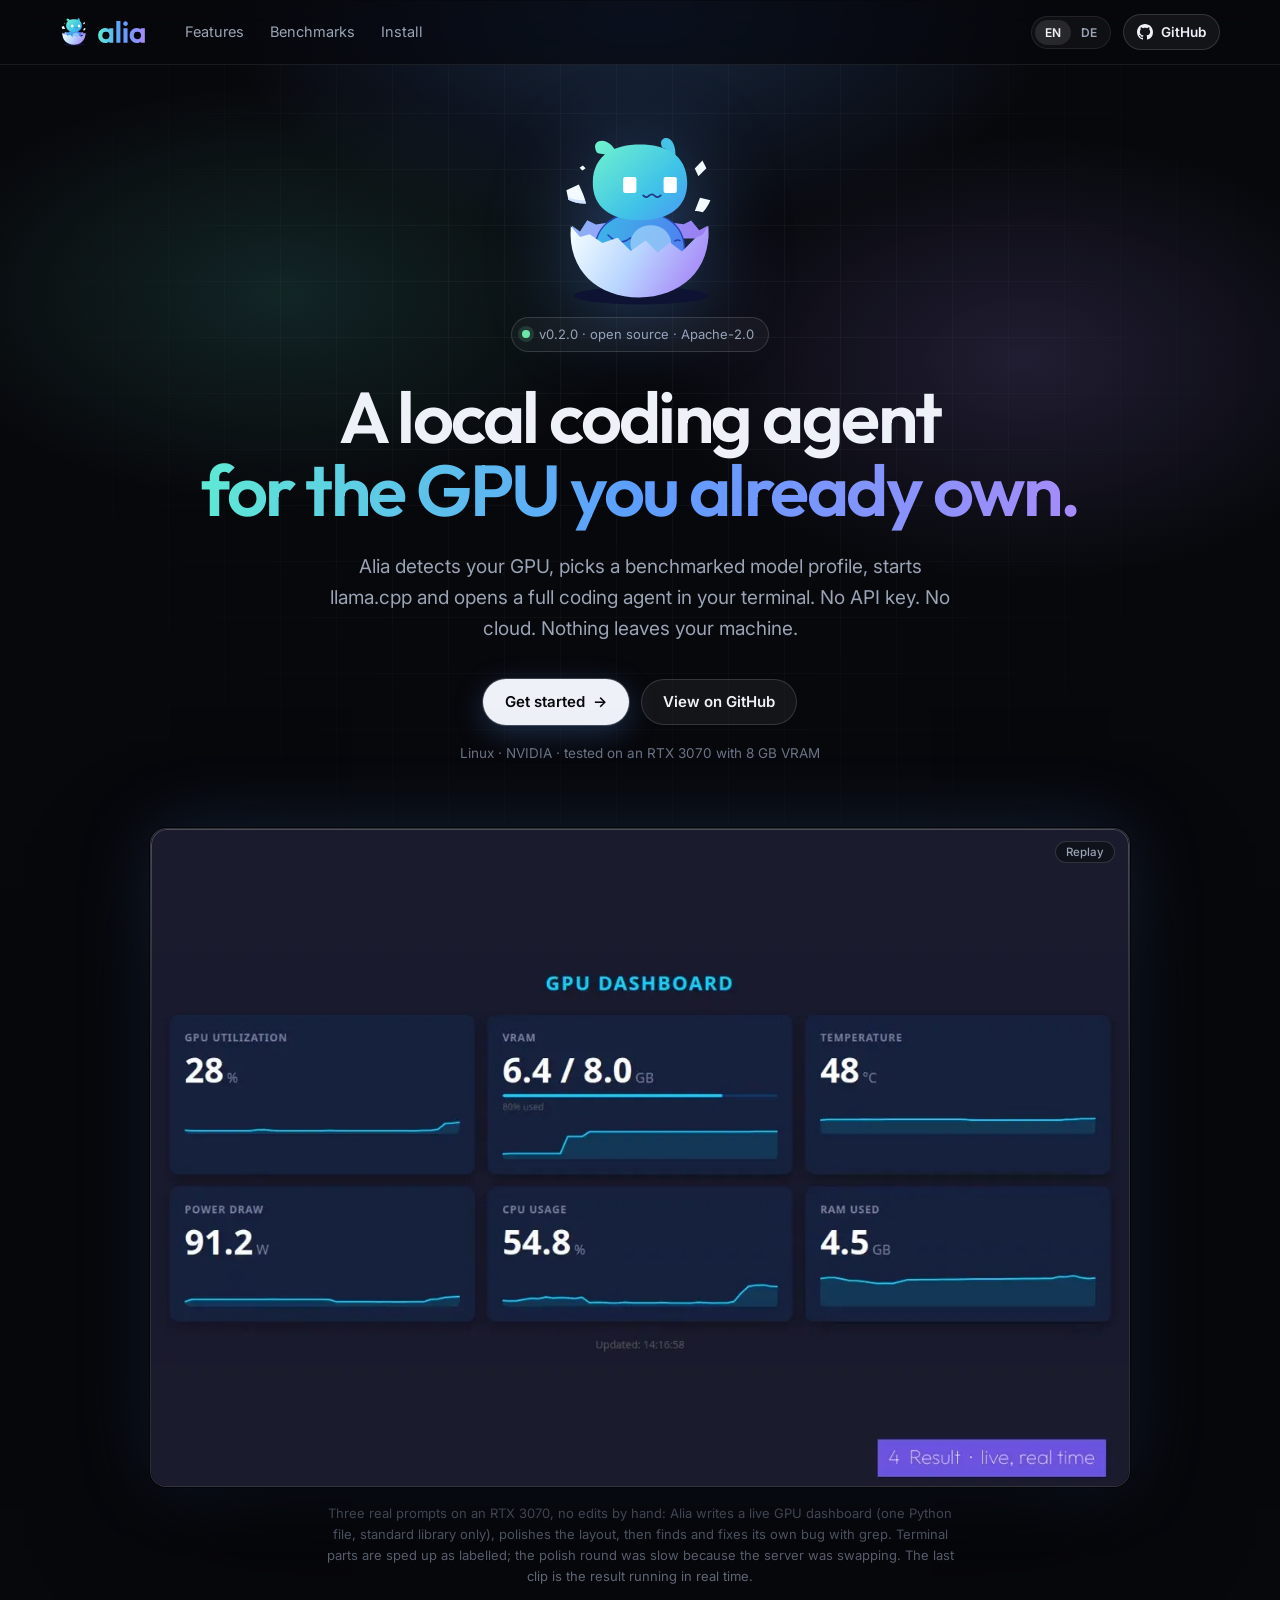
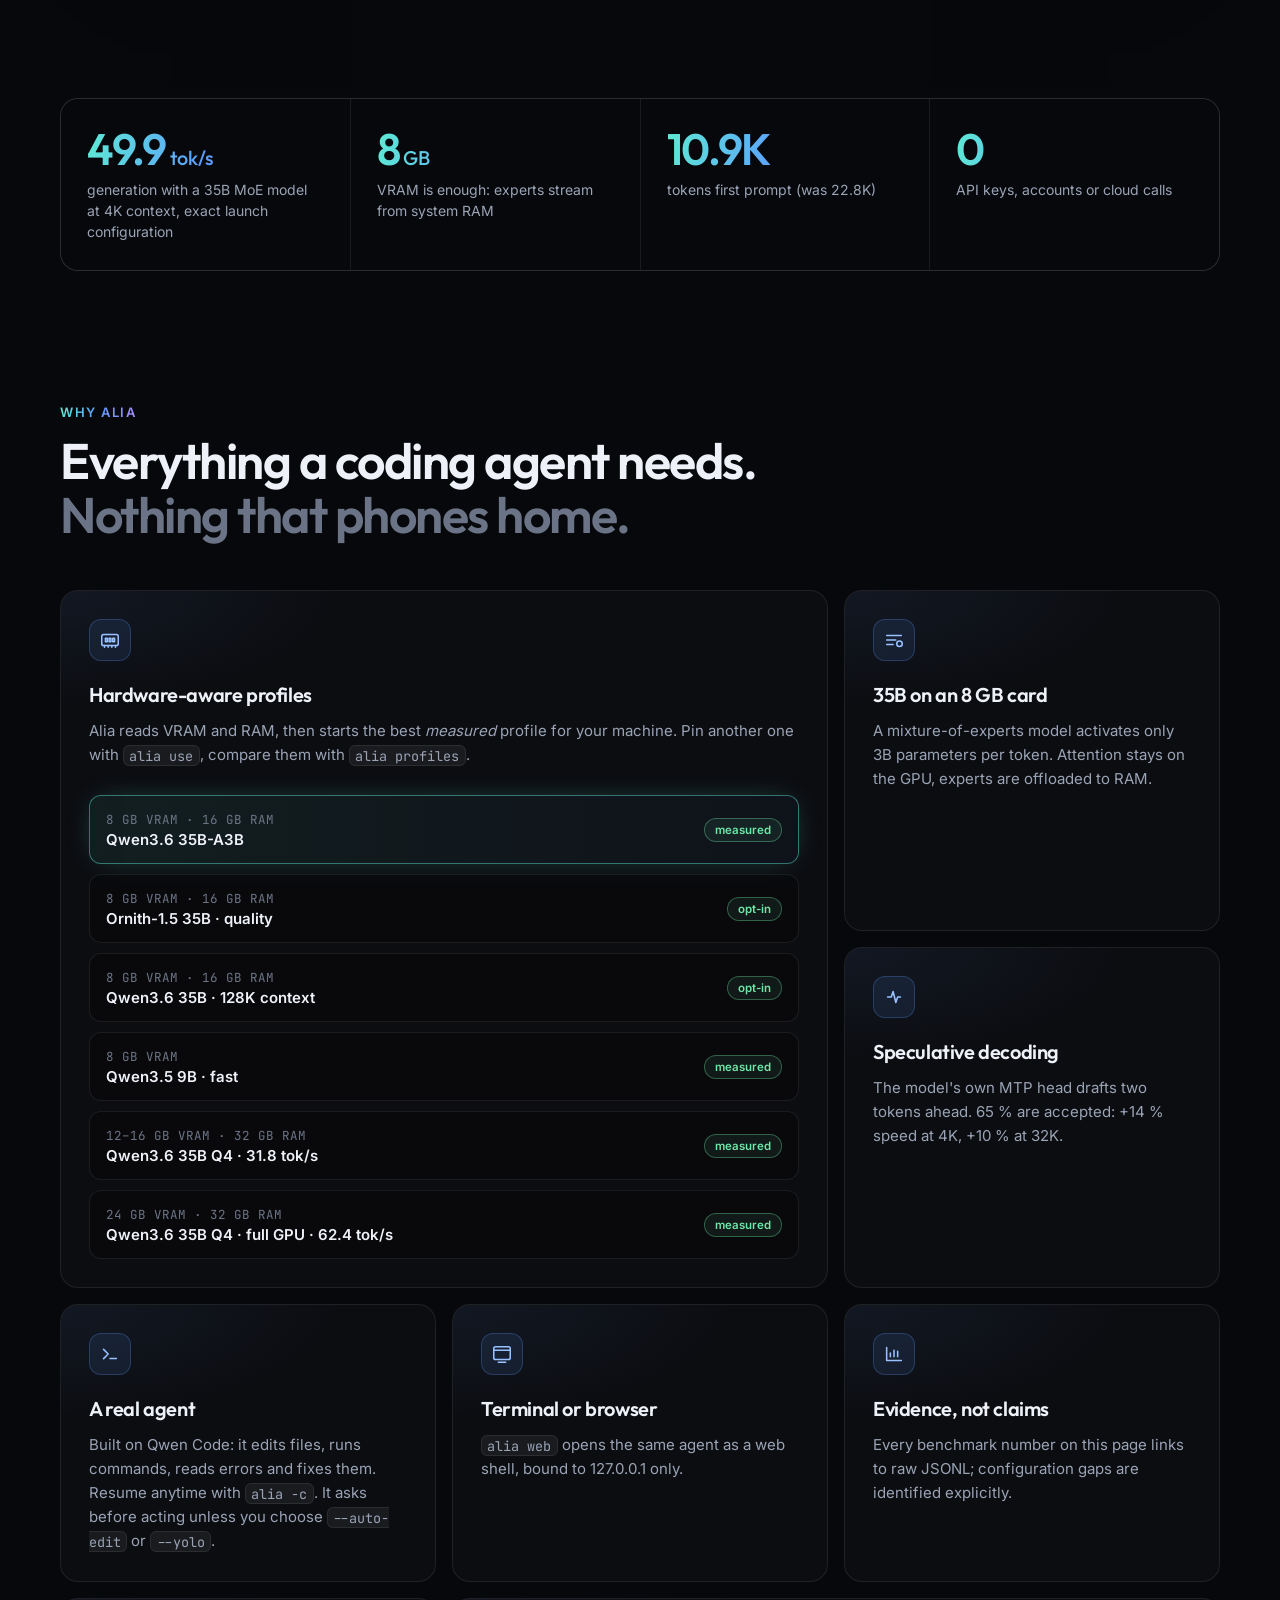
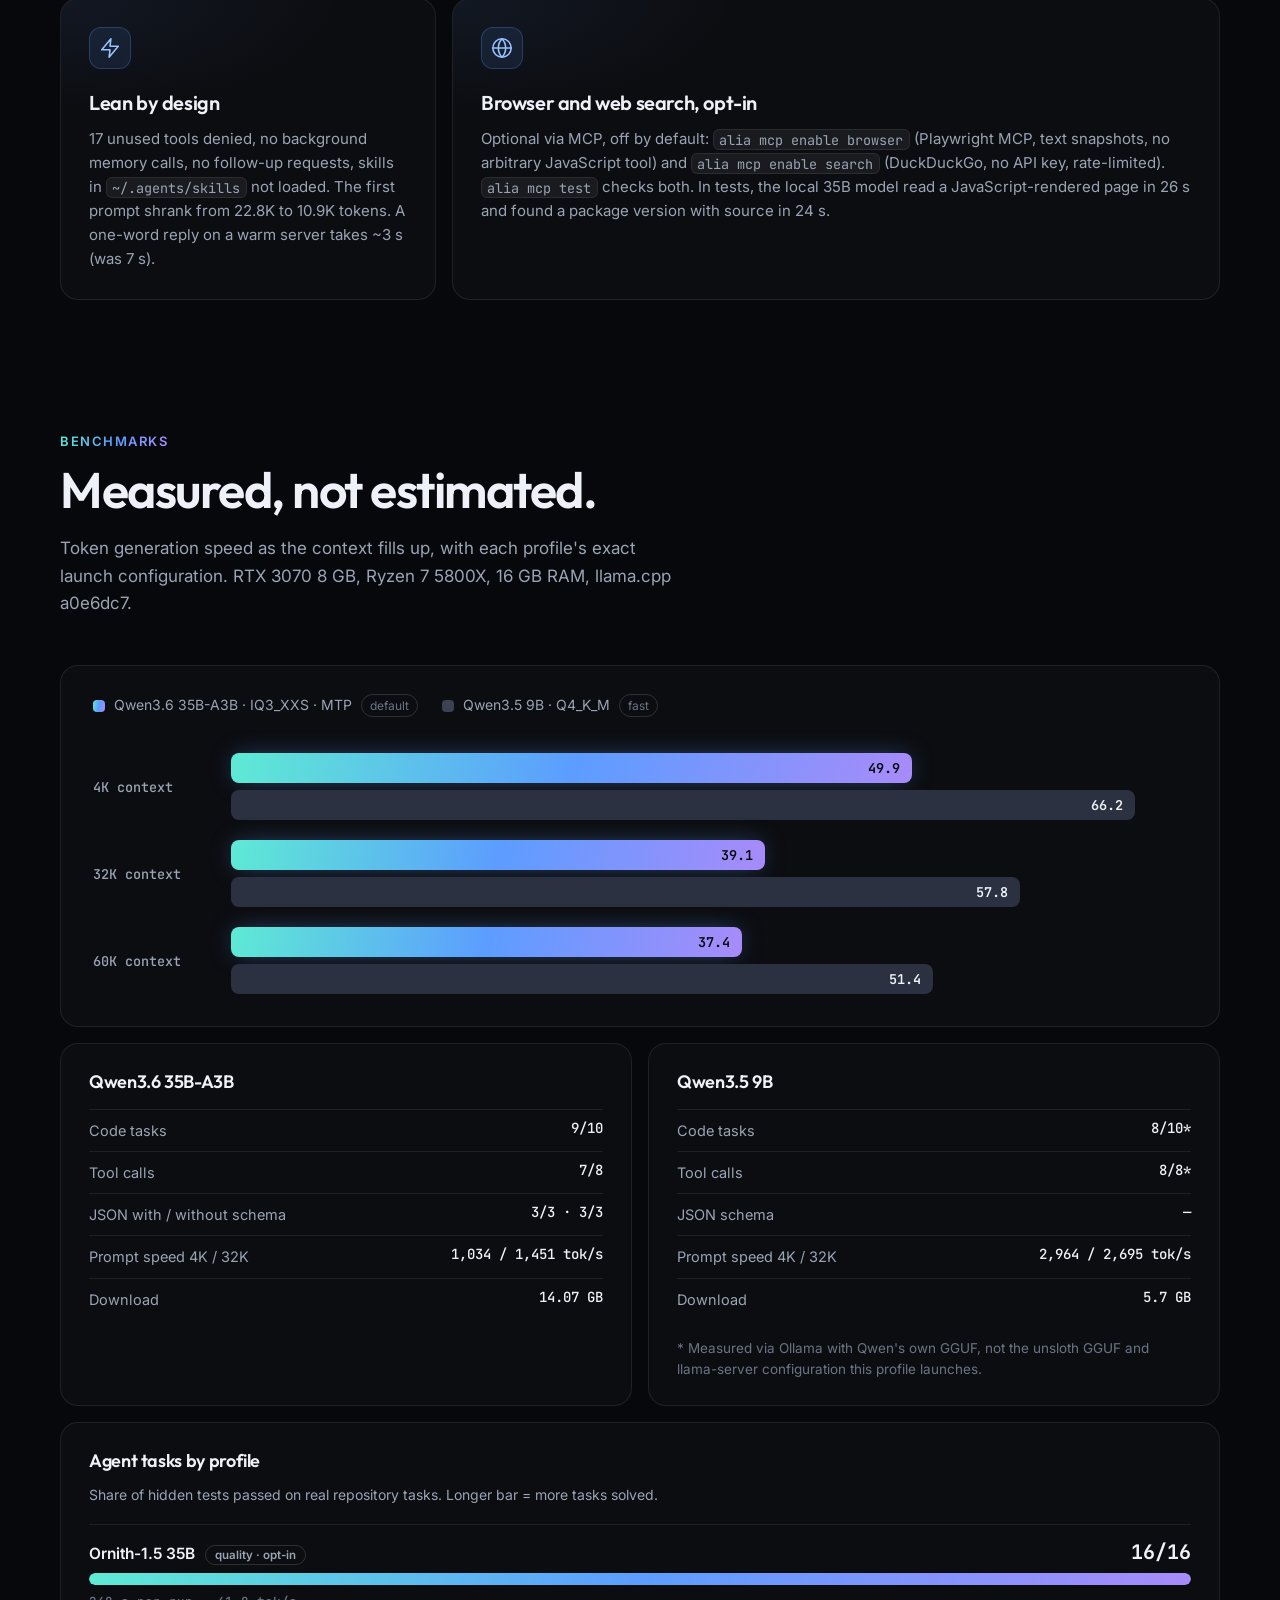
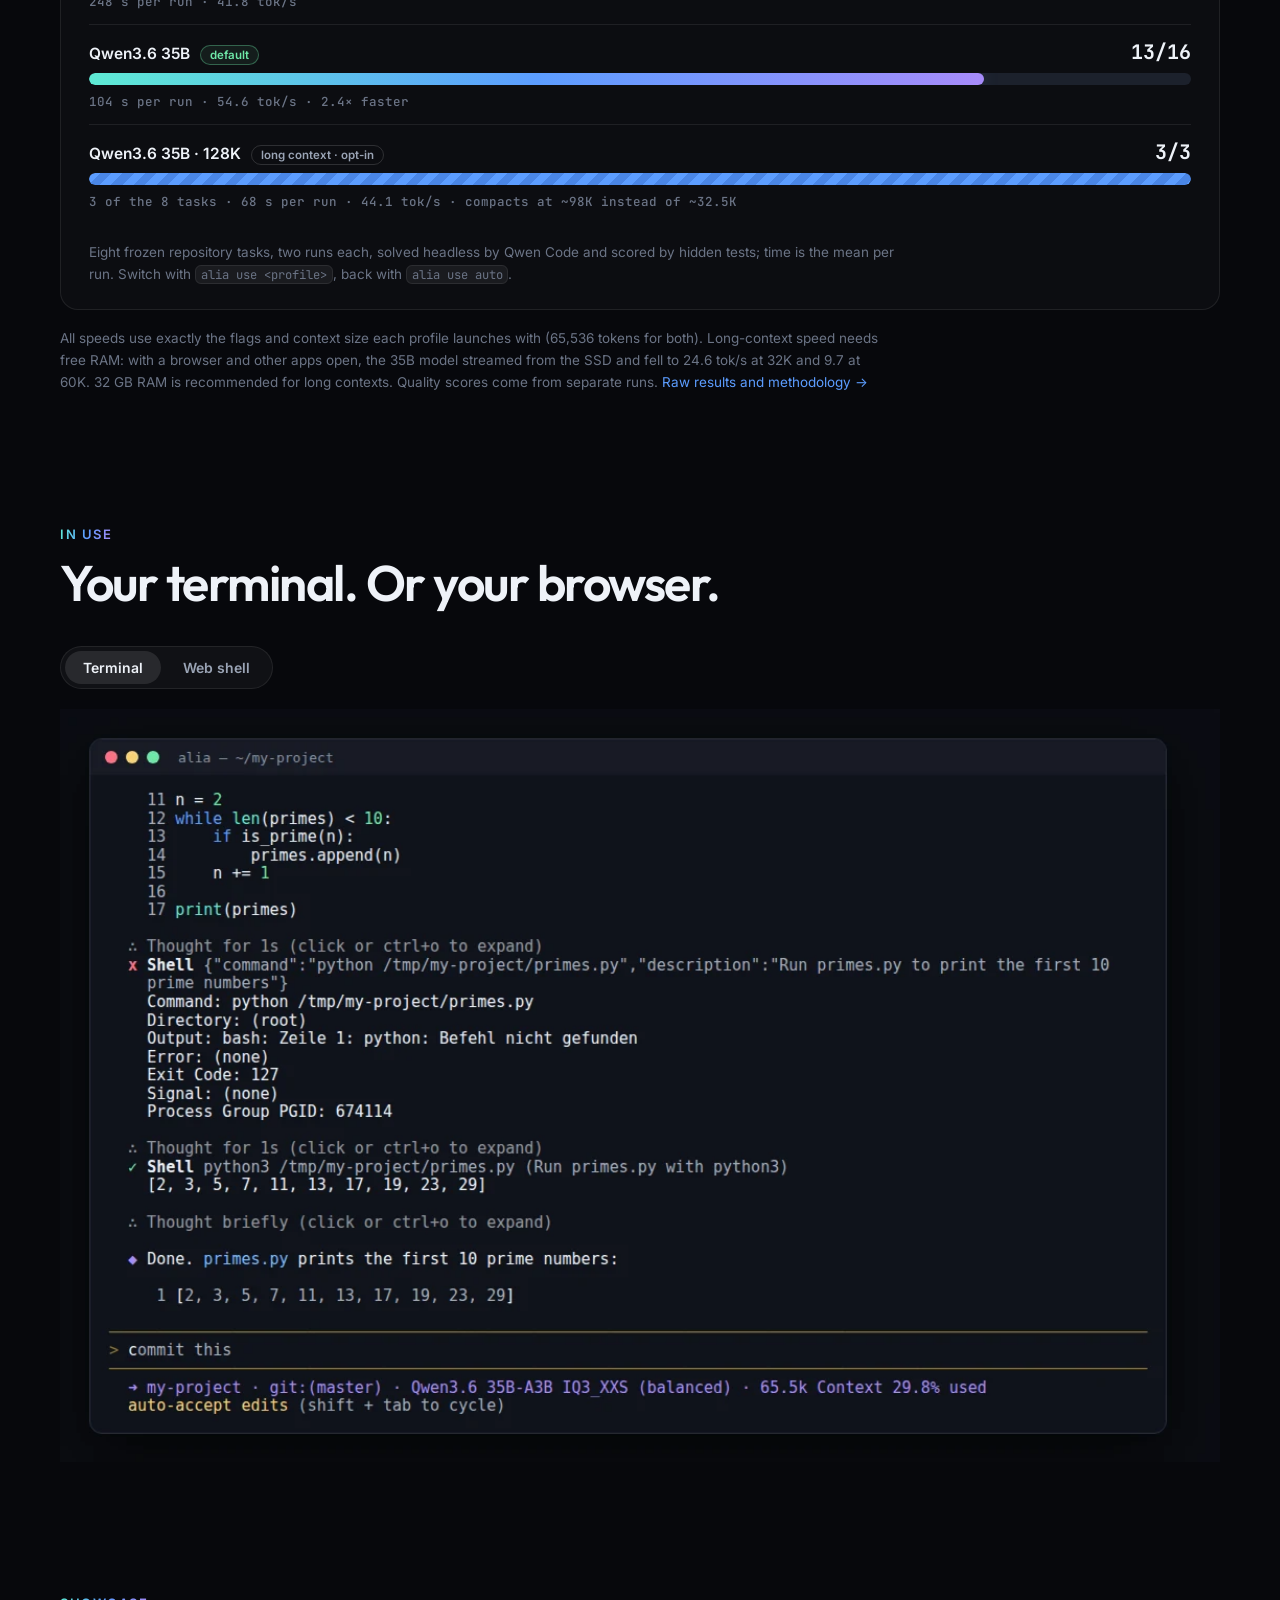
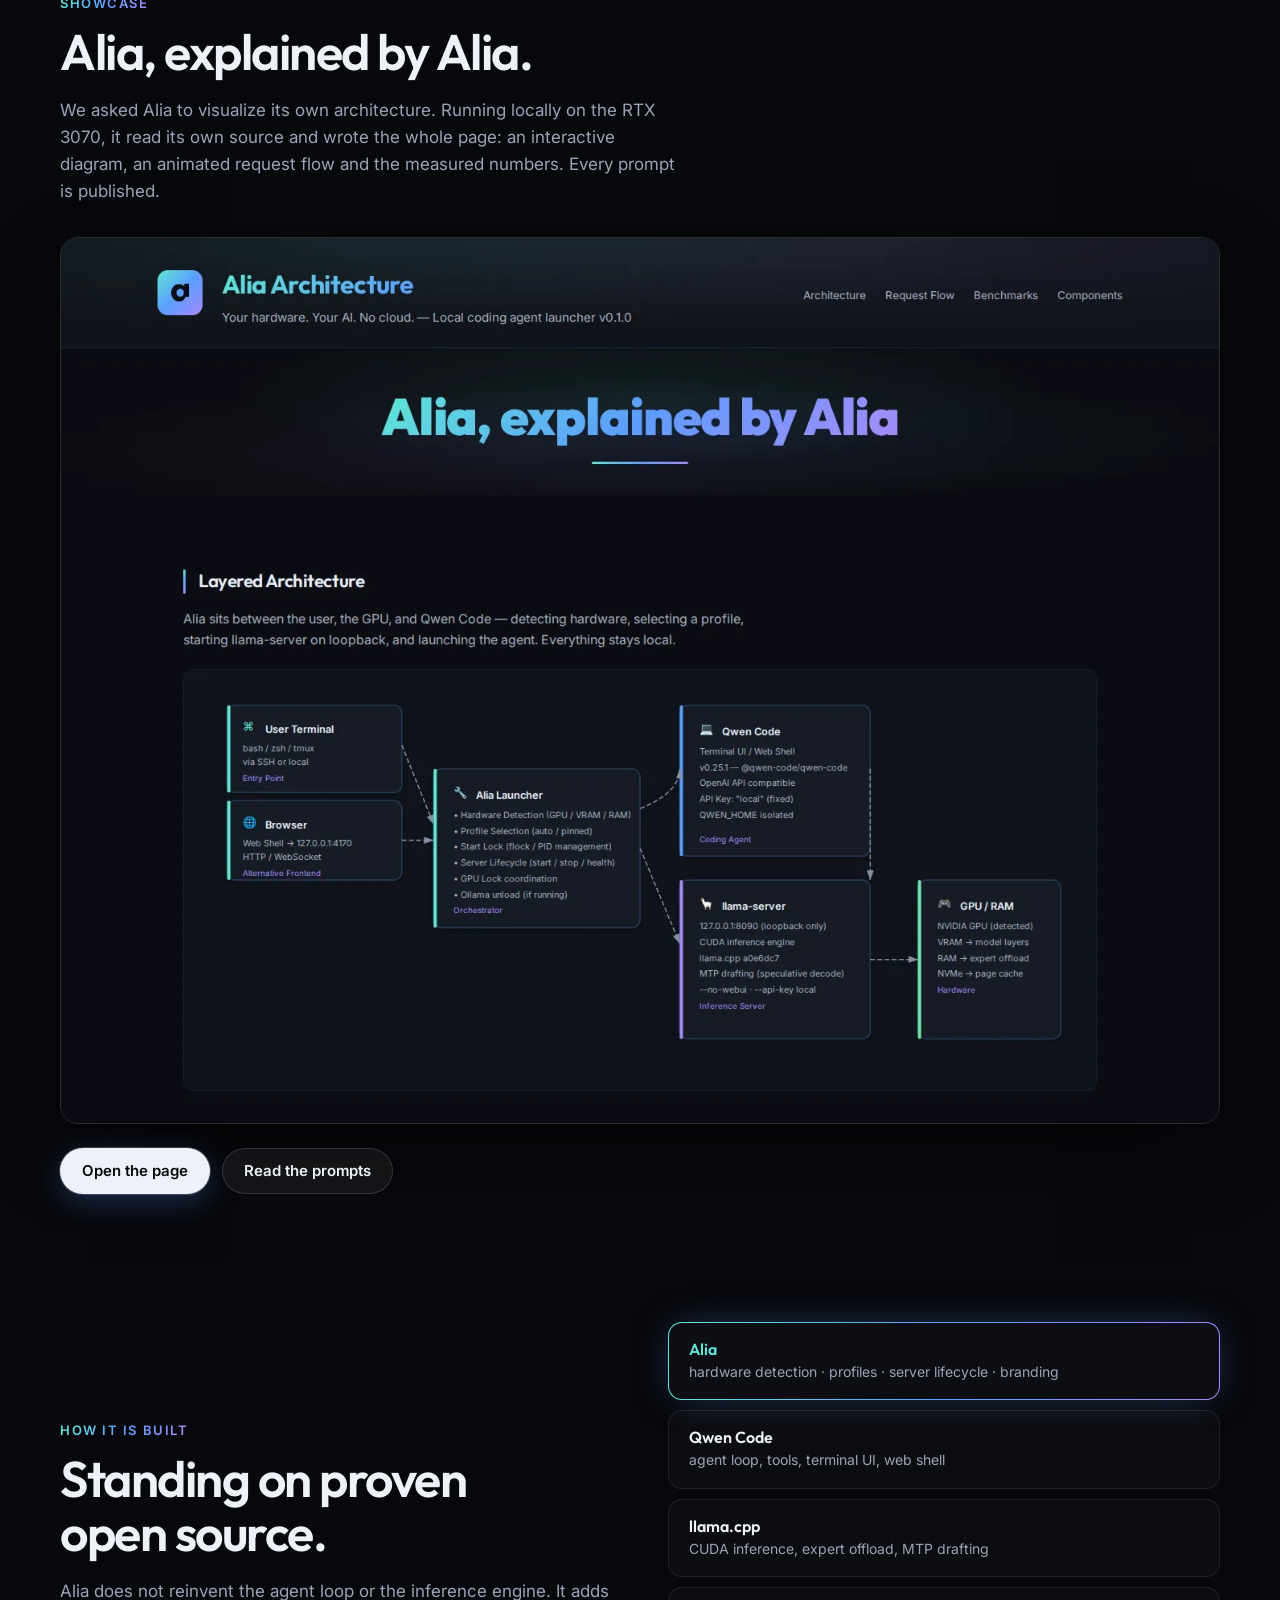
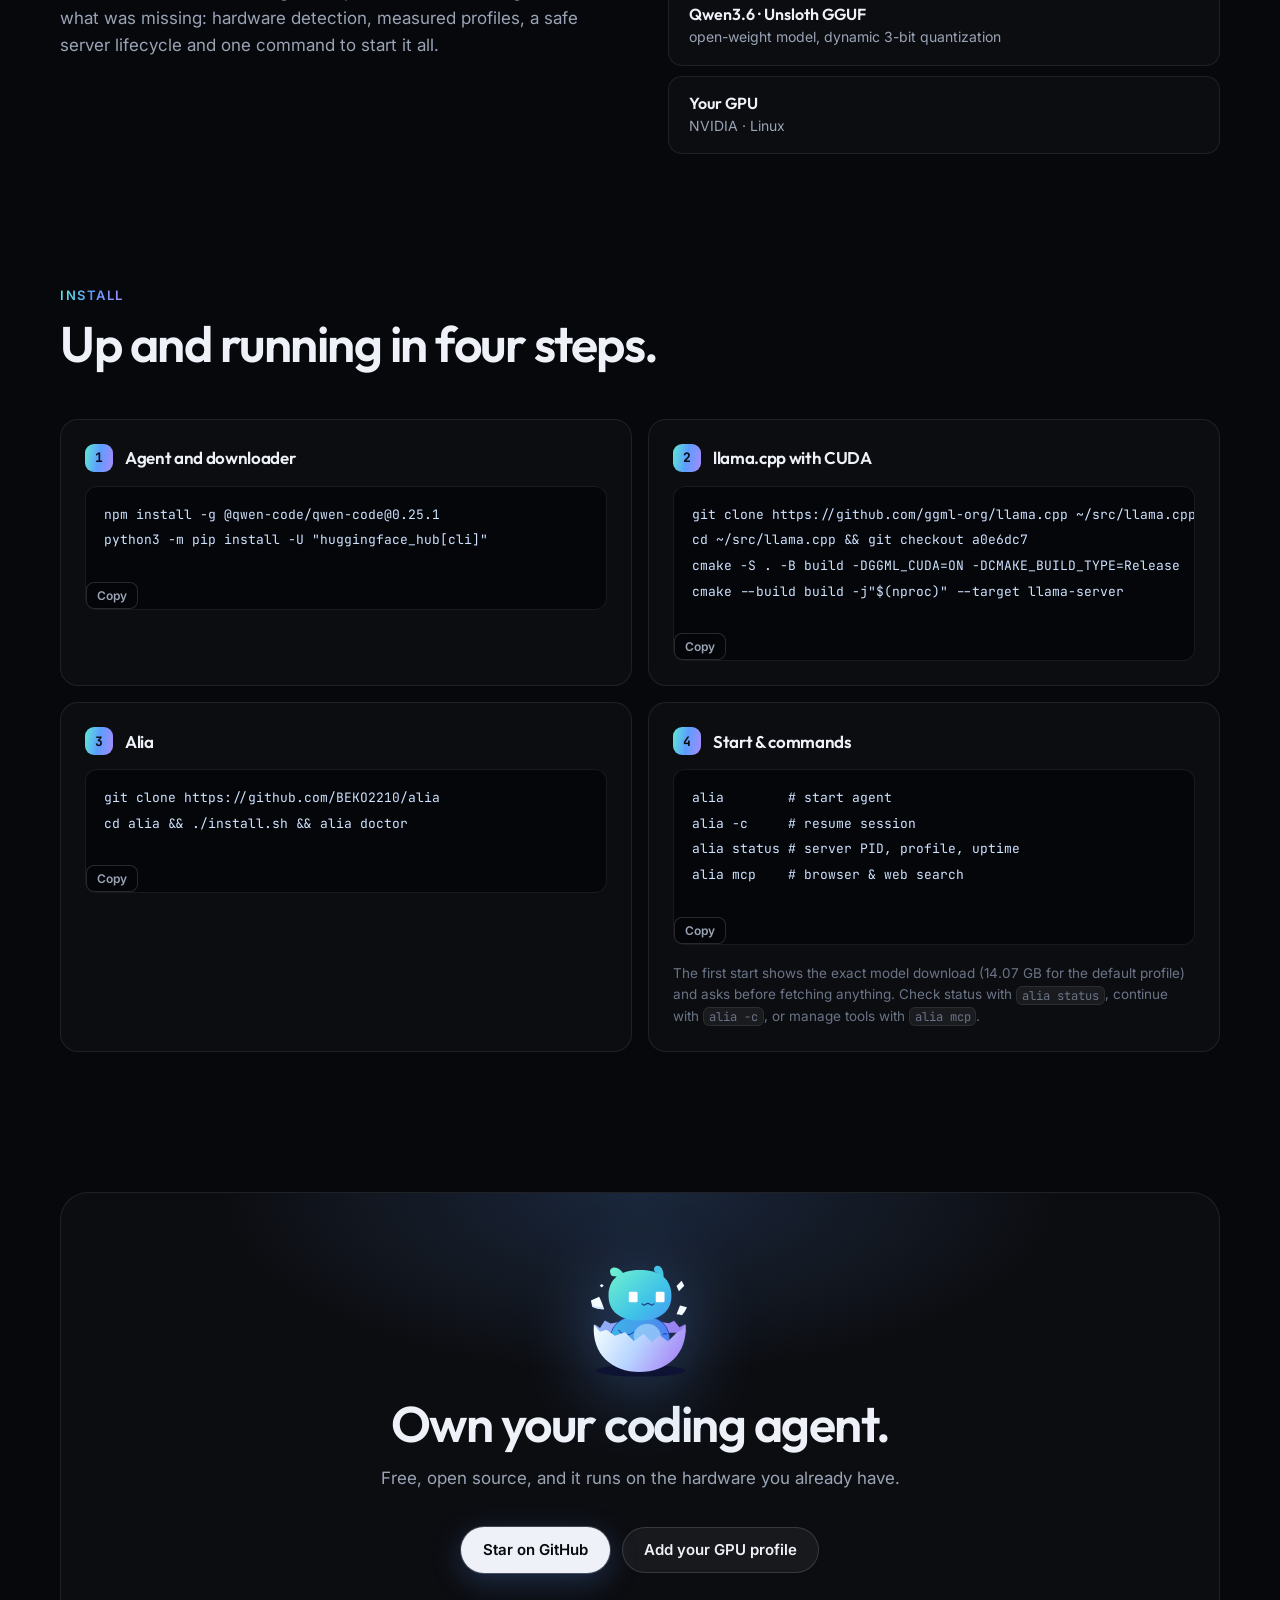
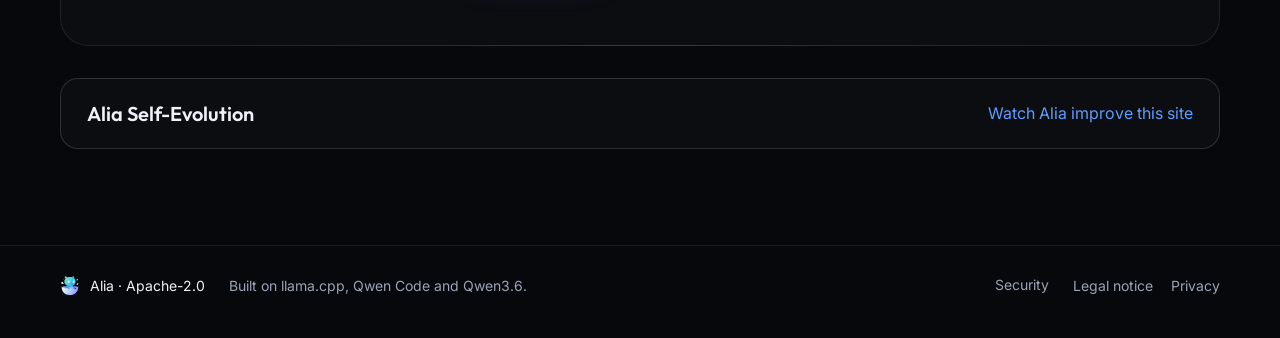
<file: site/index.html>
<!doctype html>
<html lang="en">
<head>
  <meta charset="utf-8">
  <meta name="viewport" content="width=device-width, initial-scale=1">
  <title>Alia — a local coding agent for the GPU you already own</title>
  <meta name="description" content="Alia detects your GPU, picks a benchmarked model profile, starts llama.cpp and opens a full coding agent in your terminal. No API key, no cloud.">
  <meta name="theme-color" content="#07080c">
  <meta property="og:title" content="Alia — local coding agent">
  <meta property="og:description" content="A 35B MoE coding agent at 49.9 tok/s on an 8 GB RTX 3070. No API key, no cloud.">
  <meta property="og:type" content="website">
  <link rel="icon" href="favicon.svg" type="image/svg+xml">
  <link rel="apple-touch-icon" href="apple-touch-icon.png">
  <link rel="preload" href="fonts/Outfit.woff2" as="font" type="font/woff2" crossorigin>
  <link rel="preload" href="fonts/Inter.woff2" as="font" type="font/woff2" crossorigin>
  <link rel="stylesheet" href="style.css?v=6">
</head>
<body>
  <a class="skip" href="#main" data-i18n="skip">Skip to content</a>

  <header class="nav">
    <div class="wrap nav-in">
      <a class="brand" href="#top" aria-label="Alia home">
        <img src="logo-mark.svg" width="28" height="28" alt="">
        <img src="logo-wordmark.svg" height="22" alt="Alia" class="wordmark">
      </a>
      <nav class="nav-links" aria-label="Sections">
        <a href="#features" data-i18n="nav.features">Features</a>
        <a href="#benchmarks" data-i18n="nav.bench">Benchmarks</a>
        <a href="#install" data-i18n="nav.install">Install</a>
      </nav>
      <div class="nav-right">
        <div class="lang" role="group" aria-label="Language">
          <button type="button" data-lang="en" aria-pressed="true">EN</button>
          <button type="button" data-lang="de" aria-pressed="false">DE</button>
        </div>
        <a class="btn btn-sm btn-glass" href="https://github.com/BEKO2210/alia">
          <svg width="16" height="16" viewBox="0 0 16 16" aria-hidden="true"><path fill="currentColor" d="M8 0C3.58 0 0 3.58 0 8c0 3.54 2.29 6.53 5.47 7.59.4.07.55-.17.55-.38 0-.19-.01-.82-.01-1.49-2.01.37-2.53-.49-2.69-.94-.09-.23-.48-.94-.82-1.13-.28-.15-.68-.52-.01-.53.63-.01 1.08.58 1.23.82.72 1.21 1.87.87 2.33.66.07-.52.28-.87.51-1.07-1.78-.2-3.64-.89-3.64-3.95 0-.87.31-1.59.82-2.15-.08-.2-.36-1.02.08-2.12 0 0 .67-.21 2.2.82.64-.18 1.32-.27 2-.27.68 0 1.36.09 2 .27 1.53-1.04 2.2-.82 2.2-.82.44 1.1.16 1.92.08 2.12.51.56.82 1.27.82 2.15 0 3.07-1.87 3.75-3.65 3.95.29.25.54.73.54 1.48 0 1.07-.01 1.93-.01 2.2 0 .21.15.46.55.38A8.013 8.013 0 0016 8c0-4.42-3.58-8-8-8z"/></svg>
          GitHub
        </a>
      </div>
    </div>
  </header>

  <main id="main">
    <section class="hero" id="top">
      <div class="hero-bg" aria-hidden="true"></div>
      <div class="wrap hero-in">
        <img class="hero-mark" src="logo-mark-animated.svg" width="168" height="168" alt="">
        <a class="pill" href="https://github.com/BEKO2210/alia/releases">
          <span class="pill-dot"></span><span data-i18n="hero.pill">v0.2.0 · open source · Apache-2.0</span>
        </a>
        <h1 data-i18n="hero.title">A local coding agent<br><span class="grad">for the GPU you already own.</span></h1>
        <p class="lead" data-i18n="hero.lead">Alia detects your GPU, picks a benchmarked model profile, starts llama.cpp and opens a full coding agent in your terminal. No API key. No cloud. Nothing leaves your machine.</p>
        <div class="cta">
          <a class="btn btn-primary" href="#install"><span data-i18n="hero.cta">Get started</span> <span aria-hidden="true">→</span></a>
          <a class="btn btn-glass" href="https://github.com/BEKO2210/alia" data-i18n="hero.github">View on GitHub</a>
        </div>
        <p class="meta" data-i18n="hero.meta">Linux · NVIDIA · tested on an RTX 3070 with 8 GB VRAM</p>
      </div>

      <div class="wrap">
        <figure class="term term-demo" id="term" aria-label="Recorded Alia session: it builds a live GPU dashboard">
          <button type="button" class="replay" id="replay" data-i18n="term.replay">Replay</button>
          <video class="term-video" id="demo" muted playsinline loop autoplay preload="metadata"
                 poster="alia-demo-poster.webp" aria-describedby="demo-caption">
            <source src="alia-demo-mobile.mp4?v=2" type="video/mp4" media="(max-width: 600px)">
            <source src="alia-demo.mp4?v=2" type="video/mp4">
          </video>
        </figure>
        <p class="caption" id="demo-caption" data-i18n="term.caption">Three real prompts on an RTX 3070, no edits by hand: Alia writes a live GPU dashboard (one Python file, standard library only), polishes the layout, then finds and fixes its own bug with grep. Terminal parts are sped up as labelled; the polish round was slow because the server was swapping. The last clip is the result running in real time.</p>
      </div>
    </section>

    <section class="stats wrap" aria-label="Key numbers">
      <div class="stat"><b>49.9<small> tok/s</small></b><span data-i18n="stat.tg">generation with a 35B MoE model at 4K context, exact launch configuration</span></div>
      <div class="stat"><b>8<small> GB</small></b><span data-i18n="stat.vram">VRAM is enough: experts stream from system RAM</span></div>
      <div class="stat"><b>10.9K</b><span data-i18n="stat.code">tokens first prompt (was 22.8K)</span></div>
      <div class="stat"><b>0</b><span data-i18n="stat.cloud">API keys, accounts or cloud calls</span></div>
    </section>

    <section class="sec" id="features">
      <div class="wrap">
        <p class="eyebrow" data-i18n="feat.eyebrow">Why Alia</p>
        <h2 data-i18n="feat.title">Everything a coding agent needs.<br><span class="mut2">Nothing that phones home.</span></h2>
        <div class="bento">
          <article class="card c-wide">
            <div class="ic" aria-hidden="true"><svg viewBox="0 0 24 24"><rect x="3" y="6" width="18" height="12" rx="2"/><path d="M7 10h2v4H7zM11 10h2v4h-2zM15 10h2v4h-2zM6 18v2M10 18v2M14 18v2M18 18v2"/></svg></div>
            <h3 data-i18n="f1.t">Hardware-aware profiles</h3>
            <p data-i18n="f1.d">Alia reads VRAM and RAM, then starts the best <em>measured</em> profile for your machine. Pin another one with <code>alia use</code>, compare them with <code>alia profiles</code>.</p>
            <div class="profiles" aria-hidden="true">
              <div class="pr on"><span>8 GB VRAM · 16 GB RAM</span><b>Qwen3.6 35B-A3B</b><i class="chip ok" data-i18n="chip.measured">measured</i></div>
              <div class="pr"><span>8 GB VRAM · 16 GB RAM</span><b>Ornith-1.5 35B · quality</b><i class="chip ok" data-i18n="chip.optin">opt-in</i></div>
              <div class="pr"><span>8 GB VRAM · 16 GB RAM</span><b>Qwen3.6 35B · 128K context</b><i class="chip ok" data-i18n="chip.optin">opt-in</i></div>
              <div class="pr"><span>8 GB VRAM</span><b>Qwen3.5 9B · fast</b><i class="chip ok" data-i18n="chip.measured">measured</i></div>
              <div class="pr"><span>12–16 GB VRAM · 32 GB RAM</span><b>Qwen3.6 35B Q4 · 31.8 tok/s</b><i class="chip ok" data-i18n="chip.measured">measured</i></div>
              <div class="pr"><span>24 GB VRAM · 32 GB RAM</span><b>Qwen3.6 35B Q4 · full GPU · 62.4 tok/s</b><i class="chip ok" data-i18n="chip.measured">measured</i></div>
            </div>
          </article>
          <article class="card">
            <div class="ic" aria-hidden="true"><svg viewBox="0 0 24 24"><path d="M4 7h16M4 12h10M4 17h7"/><circle cx="18" cy="16" r="3"/></svg></div>
            <h3 data-i18n="f2.t">35B on an 8 GB card</h3>
            <p data-i18n="f2.d">A mixture-of-experts model activates only 3B parameters per token. Attention stays on the GPU, experts are offloaded to RAM.</p>
          </article>
          <article class="card">
            <div class="ic" aria-hidden="true"><svg viewBox="0 0 24 24"><path d="M5 12h4l2-6 3 12 2-6h3"/></svg></div>
            <h3 data-i18n="f3.t">Speculative decoding</h3>
            <p data-i18n="f3.d">The model's own MTP head drafts two tokens ahead. 65 % are accepted: +14 % speed at 4K, +10 % at 32K.</p>
          </article>
          <article class="card">
            <div class="ic" aria-hidden="true"><svg viewBox="0 0 24 24"><path d="M5 7l5 5-5 5M12 17h7"/></svg></div>
            <h3 data-i18n="f4.t">A real agent</h3>
            <p data-i18n="f4.d">Built on Qwen Code: it edits files, runs commands, reads errors and fixes them. Resume anytime with <code>alia -c</code>. It asks before acting unless you choose <code>--auto-edit</code> or <code>--yolo</code>.</p>
          </article>
          <article class="card">
            <div class="ic" aria-hidden="true"><svg viewBox="0 0 24 24"><rect x="3" y="4" width="18" height="14" rx="2"/><path d="M3 8h18M8 21h8"/></svg></div>
            <h3 data-i18n="f5.t">Terminal or browser</h3>
            <p data-i18n="f5.d"><code>alia web</code> opens the same agent as a web shell, bound to 127.0.0.1 only.</p>
          </article>
          <article class="card">
            <div class="ic" aria-hidden="true"><svg viewBox="0 0 24 24"><path d="M4 19V5M4 19h16M8 15v-4M12 15V8M16 15v-6"/></svg></div>
            <h3 data-i18n="f6.t">Evidence, not claims</h3>
            <p data-i18n="f6.d">Every benchmark number on this page links to raw JSONL; configuration gaps are identified explicitly.</p>
          </article>
          <article class="card">
            <div class="ic" aria-hidden="true"><svg viewBox="0 0 24 24"><path d="M13 2L3 14h9l-1 8 10-12h-9l1-8z"/></svg></div>
            <h3 data-i18n="f8.t">Lean by design</h3>
            <p data-i18n="f8.d">17 unused tools denied, no background memory calls, no follow-up requests, skills in <code>~/.agents/skills</code> not loaded. The first prompt shrank from 22.8K to 10.9K tokens. A one-word reply on a warm server takes ~3 s (was 7 s).</p>
          </article>
          <article class="card c-wide-row">
            <div class="ic" aria-hidden="true"><svg viewBox="0 0 24 24"><circle cx="12" cy="12" r="10"/><path d="M12 2a14.5 14.5 0 0 0 0 20 14.5 14.5 0 0 0 0-20M2 12h20"/></svg></div>
            <h3 data-i18n="f7.t">Browser and web search, opt-in</h3>
            <p data-i18n="f7.d">Optional via MCP, off by default: <code>alia mcp enable browser</code> (Playwright MCP, text snapshots, no arbitrary JavaScript tool) and <code>alia mcp enable search</code> (DuckDuckGo, no API key, rate-limited). <code>alia mcp test</code> checks both. In tests, the local 35B model read a JavaScript-rendered page in 26 s and found a package version with source in 24 s.</p>
          </article>
        </div>
      </div>
    </section>

    <section class="sec" id="benchmarks">
      <div class="wrap">
        <p class="eyebrow" data-i18n="bench.eyebrow">Benchmarks</p>
        <h2 data-i18n="bench.title">Measured, not estimated.</h2>
        <p class="sub" data-i18n="bench.sub">Token generation speed as the context fills up, with each profile's exact launch configuration. RTX 3070 8 GB, Ryzen 7 5800X, 16 GB RAM, llama.cpp a0e6dc7.</p>

        <div class="chart" role="table" aria-label="Generation speed by context depth">
          <div class="legend" aria-hidden="true">
            <span><i class="sw sw-a"></i>Qwen3.6 35B-A3B · IQ3_XXS · MTP <em data-i18n="bench.default">default</em></span>
            <span><i class="sw sw-b"></i>Qwen3.5 9B · Q4_K_M <em data-i18n="bench.fast">fast</em></span>
          </div>
          <div class="grp" role="row">
            <span class="dep" role="rowheader" data-i18n="bench.d4">4K context</span>
            <div class="bars" role="cell">
              <div class="b a" style="--v:49.9"><span>49.9</span></div>
              <div class="b b2" style="--v:66.2"><span>66.2</span></div>
            </div>
          </div>
          <div class="grp" role="row">
            <span class="dep" role="rowheader" data-i18n="bench.d32">32K context</span>
            <div class="bars" role="cell">
              <div class="b a" style="--v:39.1"><span>39.1</span></div>
              <div class="b b2" style="--v:57.8"><span>57.8</span></div>
            </div>
          </div>
          <div class="grp" role="row">
            <span class="dep" role="rowheader" data-i18n="bench.d60">60K context</span>
            <div class="bars" role="cell">
              <div class="b a" style="--v:37.4"><span>37.4</span></div>
              <div class="b b2" style="--v:51.4"><span>51.4</span></div>
            </div>
          </div>
        </div>

        <div class="qgrid">
          <div class="q">
            <h3>Qwen3.6 35B-A3B</h3>
            <dl>
              <div><dt data-i18n="q.code">Code tasks</dt><dd>9/10</dd></div>
              <div><dt data-i18n="q.tools">Tool calls</dt><dd>7/8</dd></div>
              <div><dt data-i18n="q.json.35b">JSON with / without schema</dt><dd>3/3 · 3/3</dd></div>
              <div><dt data-i18n="q.pp">Prompt speed 4K / 32K</dt><dd>1,034 / 1,451 tok/s</dd></div>
              <div><dt data-i18n="q.dl">Download</dt><dd>14.07 GB</dd></div>
            </dl>
          </div>
          <div class="q">
            <h3>Qwen3.5 9B</h3>
            <dl>
              <div><dt data-i18n="q.code">Code tasks</dt><dd>8/10*</dd></div>
              <div><dt data-i18n="q.tools">Tool calls</dt><dd>8/8*</dd></div>
              <div><dt data-i18n="q.json.9b">JSON schema</dt><dd>—</dd></div>
              <div><dt data-i18n="q.pp">Prompt speed 4K / 32K</dt><dd>2,964 / 2,695 tok/s</dd></div>
              <div><dt data-i18n="q.dl">Download</dt><dd>5.7 GB</dd></div>
            </dl>
            <p class="fine" data-i18n="q.note9b">* Measured via Ollama with Qwen's own GGUF, not the unsloth GGUF and llama-server configuration this profile launches.</p>
          </div>
          <div class="q q-wide agent" id="agentchart">
            <h3 data-i18n="q.agent.title">Agent tasks by profile</h3>
            <p class="asub" data-i18n="q.agent.sub">Share of hidden tests passed on real repository tasks. Longer bar = more tasks solved.</p>
            <div class="arow">
              <div class="ahead"><b>Ornith-1.5 35B</b><em class="atag" data-i18n="q.agent.tqual">quality · opt-in</em><span class="ascore">16/16</span></div>
              <div class="atrack"><i style="--p:100"></i></div>
              <span class="ameta" data-i18n="q.agent.mqual">248 s per run · 41.8 tok/s</span>
            </div>
            <div class="arow">
              <div class="ahead"><b>Qwen3.6 35B</b><em class="atag on" data-i18n="q.agent.tdef">default</em><span class="ascore">13/16</span></div>
              <div class="atrack"><i style="--p:81.25"></i></div>
              <span class="ameta" data-i18n="q.agent.mdef">104 s per run · 54.6 tok/s · 2.4× faster</span>
            </div>
            <div class="arow">
              <div class="ahead"><b>Qwen3.6 35B · 128K</b><em class="atag" data-i18n="q.agent.tlong">long context · opt-in</em><span class="ascore">3/3</span></div>
              <div class="atrack"><i style="--p:100" class="part"></i></div>
              <span class="ameta" data-i18n="q.agent.mlong">3 of the 8 tasks · 68 s per run · 44.1 tok/s · compacts at ~98K instead of ~32.5K</span>
            </div>
            <p class="fine" data-i18n="q.agent.note">Eight frozen repository tasks, two runs each, solved headless by Qwen Code and scored by hidden tests; time is the mean per run. Switch with <code>alia use &lt;profile&gt;</code>, back with <code>alia use auto</code>.</p>
          </div>
        </div>
        <p class="fine" data-i18n="bench.fine">All speeds use exactly the flags and context size each profile launches with (65,536 tokens for both). Long-context speed needs free RAM: with a browser and other apps open, the 35B model streamed from the SSD and fell to 24.6 tok/s at 32K and 9.7 at 60K. 32 GB RAM is recommended for long contexts. Quality scores come from separate runs. <a href="https://github.com/BEKO2210/alia/tree/main/bench/results">Raw results and methodology →</a></p>
      </div>
    </section>

    <section class="sec" id="screens">
      <div class="wrap">
        <p class="eyebrow" data-i18n="shots.eyebrow">In use</p>
        <h2 data-i18n="shots.title">Your terminal. Or your browser.</h2>
        <div class="tabs" role="tablist" aria-label="Screenshots">
          <button type="button" role="tab" aria-selected="true" aria-controls="shot-term" id="tab-term" data-i18n="shots.term">Terminal</button>
          <button type="button" role="tab" aria-selected="false" aria-controls="shot-web" id="tab-web" tabindex="-1" data-i18n="shots.web">Web shell</button>
        </div>
        <div class="shot" id="shot-term" role="tabpanel" aria-labelledby="tab-term">
          <img src="terminal-agent.webp" width="1110" height="720" loading="lazy" alt="Alia in the terminal: the agent writes primes.py, the first run fails because python is missing, it retries with python3 and succeeds">
        </div>
        <div class="shot" id="shot-web" role="tabpanel" aria-labelledby="tab-web" hidden>
          <img src="web-shell.webp" width="1440" height="860" loading="lazy" alt="Alia web shell in the browser with the session list and a message box">
        </div>
      </div>
    </section>

    <section class="sec" id="showcase">
      <div class="wrap">
        <p class="eyebrow" data-i18n="show.eyebrow">Showcase</p>
        <h2 data-i18n="show.title">Alia, explained by Alia.</h2>
        <p class="sub" data-i18n="show.sub">We asked Alia to visualize its own architecture. Running locally on the RTX 3070, it read its own source and wrote the whole page: an interactive diagram, an animated request flow and the measured numbers. Every prompt is published.</p>
        <a class="shot showcase-shot" href="showcase/architecture/">
          <img src="showcase-architecture.webp" width="1440" height="1100" loading="lazy" alt="Architecture page written by Alia: hero titled Alia, explained by Alia, and a layered diagram from terminal and browser through the Alia launcher to Qwen Code, llama-server and GPU/RAM">
        </a>
        <div class="cta cta-left">
          <a class="btn btn-primary" href="showcase/architecture/" data-i18n="show.open">Open the page</a>
          <a class="btn btn-glass" href="https://github.com/BEKO2210/alia/blob/main/site/showcase/architecture/PROMPTS.md" data-i18n="show.prompts">Read the prompts</a>
        </div>
      </div>
    </section>

    <section class="sec" id="stack">
      <div class="wrap stack-in">
        <div>
          <p class="eyebrow" data-i18n="stack.eyebrow">How it is built</p>
          <h2 data-i18n="stack.title">Standing on proven open source.</h2>
          <p class="sub" data-i18n="stack.sub">Alia does not reinvent the agent loop or the inference engine. It adds what was missing: hardware detection, measured profiles, a safe server lifecycle and one command to start it all.</p>
        </div>
        <ol class="layers">
          <li class="me"><b>Alia</b><span data-i18n="stack.alia">hardware detection · profiles · server lifecycle · branding</span></li>
          <li><b>Qwen Code</b><span data-i18n="stack.qwen">agent loop, tools, terminal UI, web shell</span></li>
          <li><b>llama.cpp</b><span data-i18n="stack.llama">CUDA inference, expert offload, MTP drafting</span></li>
          <li><b>Qwen3.6 · Unsloth GGUF</b><span data-i18n="stack.model">open-weight model, dynamic 3-bit quantization</span></li>
          <li><b data-i18n="stack.hw">Your GPU</b><span>NVIDIA · Linux</span></li>
        </ol>
      </div>
    </section>

    <section class="sec" id="install">
      <div class="wrap">
        <p class="eyebrow" data-i18n="inst.eyebrow">Install</p>
        <h2 data-i18n="inst.title">Up and running in four steps.</h2>
        <ol class="steps">
          <li>
            <h3 data-i18n="inst.s1">Agent and downloader</h3>
            <div class="code"><pre><code>npm install -g @qwen-code/qwen-code@0.25.1
python3 -m pip install -U "huggingface_hub[cli]"</code></pre><button type="button" class="copy" data-i18n="copy">Copy</button></div>
          </li>
          <li>
            <h3 data-i18n="inst.s2">llama.cpp with CUDA</h3>
            <div class="code"><pre><code>git clone https://github.com/ggml-org/llama.cpp ~/src/llama.cpp
cd ~/src/llama.cpp &amp;&amp; git checkout a0e6dc7
cmake -S . -B build -DGGML_CUDA=ON -DCMAKE_BUILD_TYPE=Release
cmake --build build -j"$(nproc)" --target llama-server</code></pre><button type="button" class="copy" data-i18n="copy">Copy</button></div>
          </li>
          <li>
            <h3 data-i18n="inst.s3">Alia</h3>
            <div class="code"><pre><code>git clone https://github.com/BEKO2210/alia
cd alia &amp;&amp; ./install.sh &amp;&amp; alia doctor</code></pre><button type="button" class="copy" data-i18n="copy">Copy</button></div>
          </li>
          <li>
            <h3 data-i18n="inst.s4">Start &amp; commands</h3>
            <div class="code"><pre><code>alia        # start agent
alia -c     # resume session
alia status # server PID, profile, uptime
alia mcp    # browser &amp; web search</code></pre><button type="button" class="copy" data-i18n="copy">Copy</button></div>
            <p class="fine" data-i18n="inst.note">The first start shows the exact model download (14.07 GB for the default profile) and asks before fetching anything. Check status with <code>alia status</code>, continue with <code>alia -c</code>, or manage tools with <code>alia mcp</code>.</p>
          </li>
        </ol>
      </div>
    </section>

    <section class="final wrap">
      <img src="logo-mark.svg" width="112" height="112" alt="">
      <h2 data-i18n="final.title">Own your coding agent.</h2>
      <p data-i18n="final.sub">Free, open source, and it runs on the hardware you already have.</p>
      <div class="cta">
        <a class="btn btn-primary" href="https://github.com/BEKO2210/alia" data-i18n="final.cta">Star on GitHub</a>
        <a class="btn btn-glass" href="https://github.com/BEKO2210/alia/blob/main/CONTRIBUTING.md" data-i18n="final.contrib">Add your GPU profile</a>
      </div>
    </section>

    <aside class="evolution-link wrap">
      <a href="evolution/">
        <strong data-i18n="evolution.title">Alia Self-Evolution</strong>
        <span data-i18n="evolution.sub">Watch Alia improve this site</span>
      </a>
    </aside>
  </main>

  <footer class="foot">
    <div class="wrap foot-in">
      <span class="brand"><img src="logo-mark.svg" width="20" height="20" alt=""> Alia · Apache-2.0</span>
      <span class="mut" data-i18n="foot.credit">Built on llama.cpp, Qwen Code and Qwen3.6.</span>
      <a href="https://github.com/BEKO2210/alia/security/policy" data-i18n="foot.security">Security</a>
      <nav class="legal-links" aria-label="Legal">
        <a href="impressum/" data-i18n="foot.imprint">Legal notice</a>
        <a href="datenschutz/" data-i18n="foot.privacy">Privacy</a>
      </nav>
    </div>
  </footer>

  <script src="main.js?v=4" defer></script>
</body>
</html>
</file>
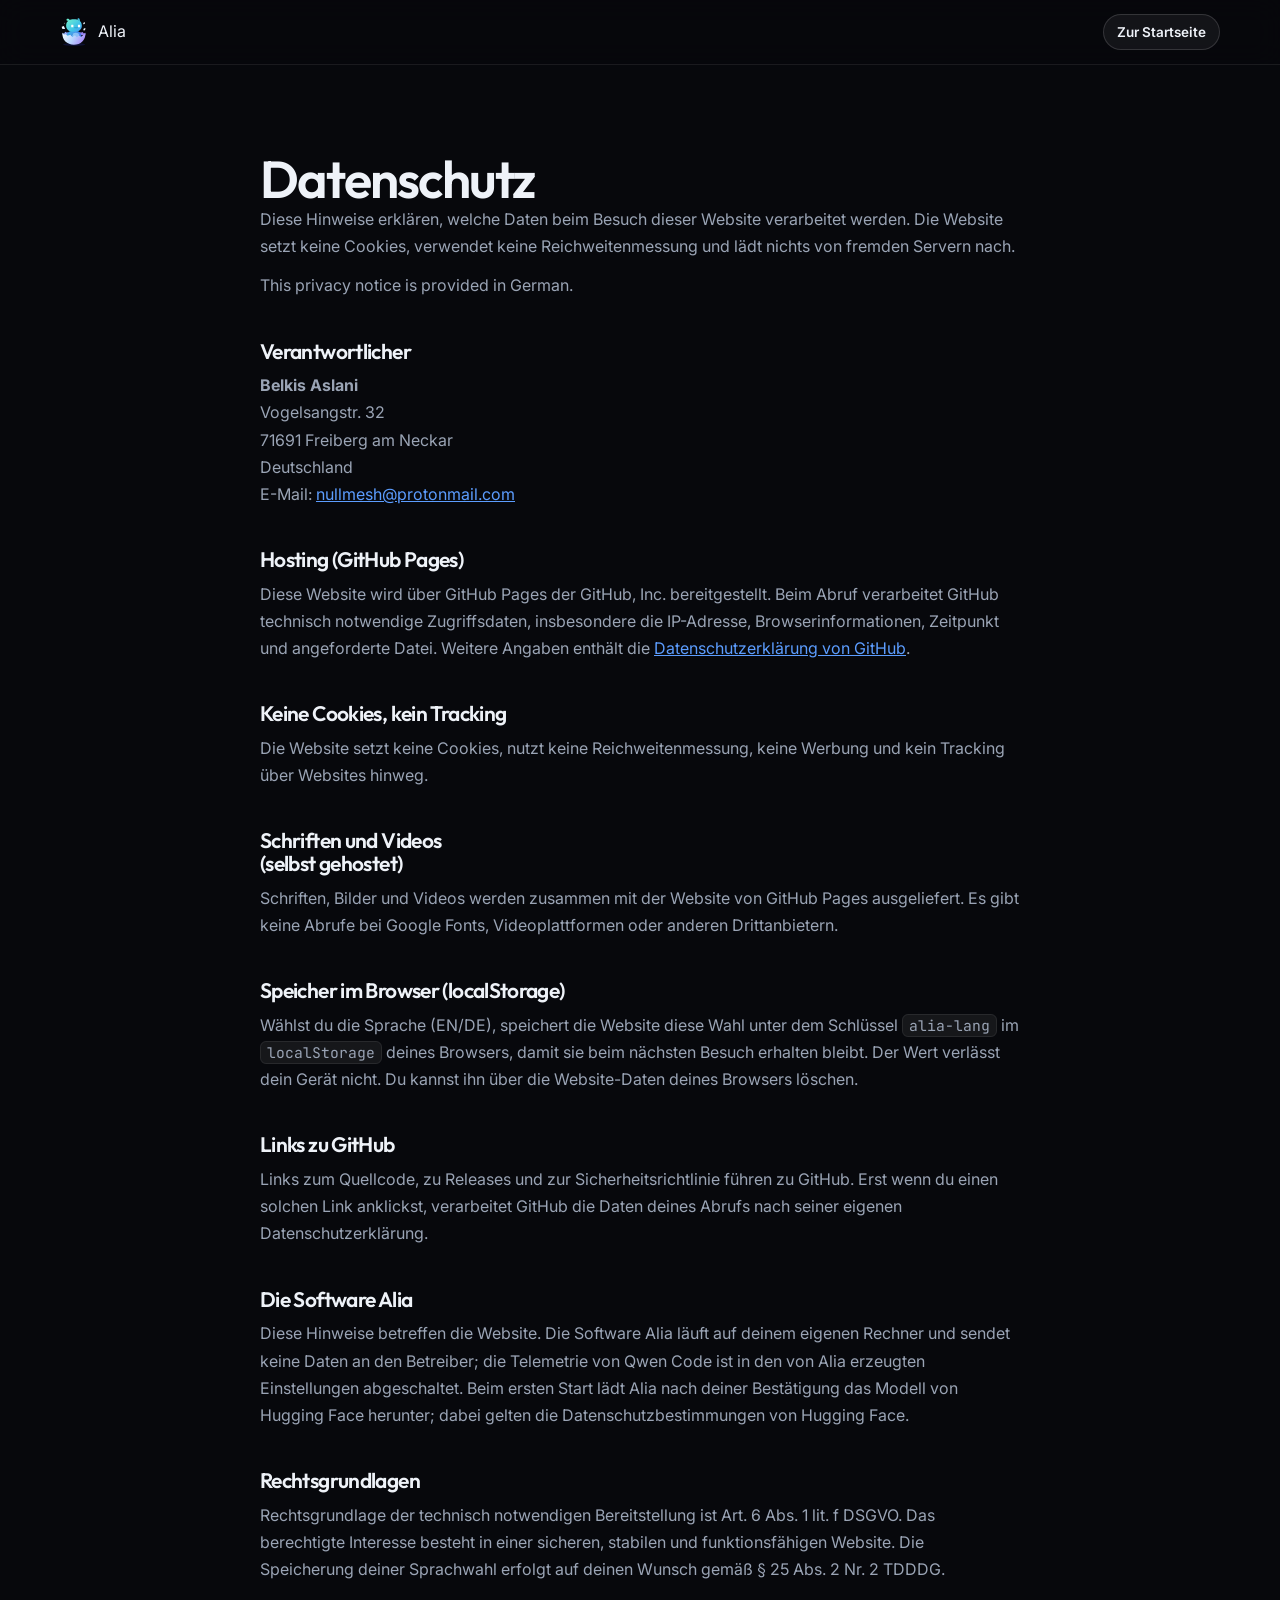
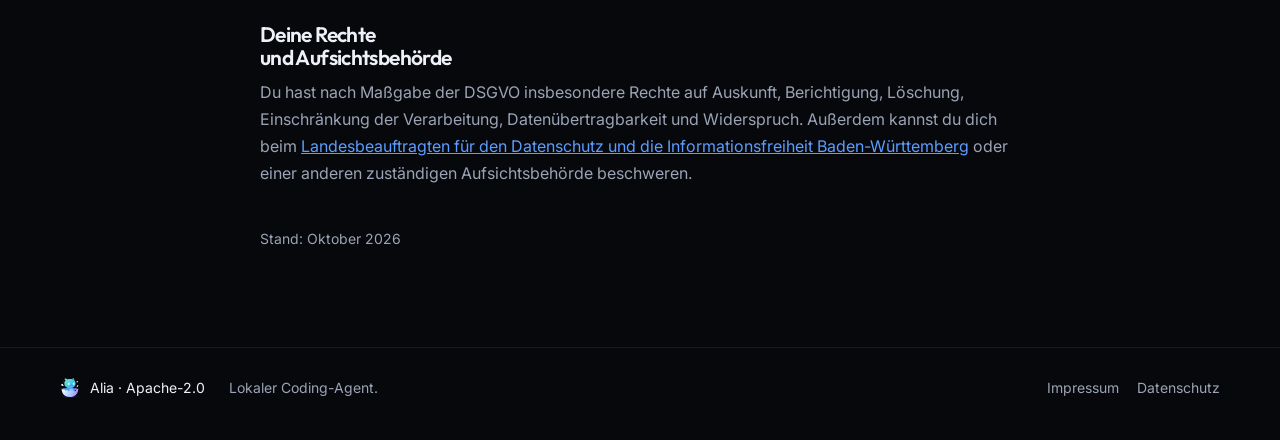
<file: site/datenschutz/index.html>
<!doctype html>
<html lang="de">
<head>
  <meta charset="utf-8">
  <meta name="viewport" content="width=device-width, initial-scale=1">
  <title>Datenschutz · Alia</title>
  <meta name="description" content="Datenschutzhinweise der Website zu Alia, dem lokalen Coding-Agenten.">
  <meta name="theme-color" content="#07080c">
  <link rel="icon" href="../favicon.svg" type="image/svg+xml">
  <link rel="preload" href="../fonts/Outfit.woff2" as="font" type="font/woff2" crossorigin>
  <link rel="preload" href="../fonts/Inter.woff2" as="font" type="font/woff2" crossorigin>
  <link rel="stylesheet" href="../style.css?v=6">
  <link rel="stylesheet" href="../legal.css">
</head>
<body>
  <a class="skip" href="#main">Zum Inhalt springen</a>
  <header class="nav">
    <div class="wrap nav-in">
      <a class="brand" href="../" aria-label="Alia, Startseite">
        <img src="../logo-mark.svg" width="28" height="28" alt="">
        <span>Alia</span>
      </a>
      <div class="nav-right">
        <a class="btn btn-sm btn-glass" href="../">Zur Startseite</a>
      </div>
    </div>
  </header>
  <main id="main" class="wrap legal">
    <h1>Datenschutz</h1>
    <p>Diese Hinweise erklären, welche Daten beim Besuch dieser Website verarbeitet werden. Die Website setzt keine
      Cookies, verwendet keine Reichweitenmessung und lädt nichts von fremden Servern nach.</p>
    <p lang="en">This privacy notice is provided in German.</p>

    <h2>Verantwortlicher</h2>
    <address>
      <strong>Belkis Aslani</strong>
      <span>Vogelsangstr. 32</span>
      <span>71691 Freiberg am Neckar</span>
      <span>Deutschland</span>
      <span>E-Mail: <a href="mailto:nullmesh@protonmail.com">nullmesh@protonmail.com</a></span>
    </address>

    <h2>Hosting (GitHub Pages)</h2>
    <p>Diese Website wird über GitHub Pages der GitHub, Inc. bereitgestellt. Beim Abruf verarbeitet GitHub technisch
      notwendige Zugriffsdaten, insbesondere die IP-Adresse, Browserinformationen, Zeitpunkt und angeforderte Datei.
      Weitere Angaben enthält die
      <a href="https://docs.github.com/de/site-policy/privacy-policies/github-general-privacy-statement">Datenschutzerklärung von GitHub</a>.</p>

    <h2>Keine Cookies, kein Tracking</h2>
    <p>Die Website setzt keine Cookies, nutzt keine Reichweitenmessung, keine Werbung und kein Tracking über Websites
      hinweg.</p>

    <h2>Schriften und Videos (selbst gehostet)</h2>
    <p>Schriften, Bilder und Videos werden zusammen mit der Website von GitHub Pages ausgeliefert. Es gibt keine Abrufe
      bei Google Fonts, Videoplattformen oder anderen Drittanbietern.</p>

    <h2>Speicher im Browser (localStorage)</h2>
    <p>Wählst du die Sprache (EN/DE), speichert die Website diese Wahl unter dem Schlüssel <code>alia-lang</code> im
      <code>localStorage</code> deines Browsers, damit sie beim nächsten Besuch erhalten bleibt. Der Wert verlässt dein
      Gerät nicht. Du kannst ihn über die Website-Daten deines Browsers löschen.</p>

    <h2>Links zu GitHub</h2>
    <p>Links zum Quellcode, zu Releases und zur Sicherheitsrichtlinie führen zu GitHub. Erst wenn du einen solchen
      Link anklickst, verarbeitet GitHub die Daten deines Abrufs nach seiner eigenen Datenschutzerklärung.</p>

    <h2>Die Software Alia</h2>
    <p>Diese Hinweise betreffen die Website. Die Software Alia läuft auf deinem eigenen Rechner und sendet keine Daten
      an den Betreiber; die Telemetrie von Qwen Code ist in den von Alia erzeugten Einstellungen abgeschaltet. Beim
      ersten Start lädt Alia nach deiner Bestätigung das Modell von Hugging Face herunter; dabei gelten die
      Datenschutzbestimmungen von Hugging Face.</p>

    <h2>Rechtsgrundlagen</h2>
    <p>Rechtsgrundlage der technisch notwendigen Bereitstellung ist Art. 6 Abs. 1 lit. f DSGVO. Das berechtigte
      Interesse besteht in einer sicheren, stabilen und funktionsfähigen Website. Die Speicherung deiner Sprachwahl
      erfolgt auf deinen Wunsch gemäß § 25 Abs. 2 Nr. 2 TDDDG.</p>

    <h2>Deine Rechte und Aufsichtsbehörde</h2>
    <p>Du hast nach Maßgabe der DSGVO insbesondere Rechte auf Auskunft, Berichtigung, Löschung, Einschränkung der
      Verarbeitung, Datenübertragbarkeit und Widerspruch. Außerdem kannst du dich beim
      <a href="https://www.baden-wuerttemberg.datenschutz.de/">Landesbeauftragten für den Datenschutz und die
      Informationsfreiheit Baden-Württemberg</a> oder einer anderen zuständigen Aufsichtsbehörde beschweren.</p>

    <p class="stand">Stand: Oktober 2026</p>
  </main>
  <footer class="foot">
    <div class="wrap foot-in">
      <span class="brand"><img src="../logo-mark.svg" width="20" height="20" alt=""> Alia · Apache-2.0</span>
      <span class="mut">Lokaler Coding-Agent.</span>
      <nav class="legal-links" aria-label="Rechtliches">
        <a href="../impressum/">Impressum</a>
        <a href="../datenschutz/">Datenschutz</a>
      </nav>
    </div>
  </footer>
</body>
</html>
</file>
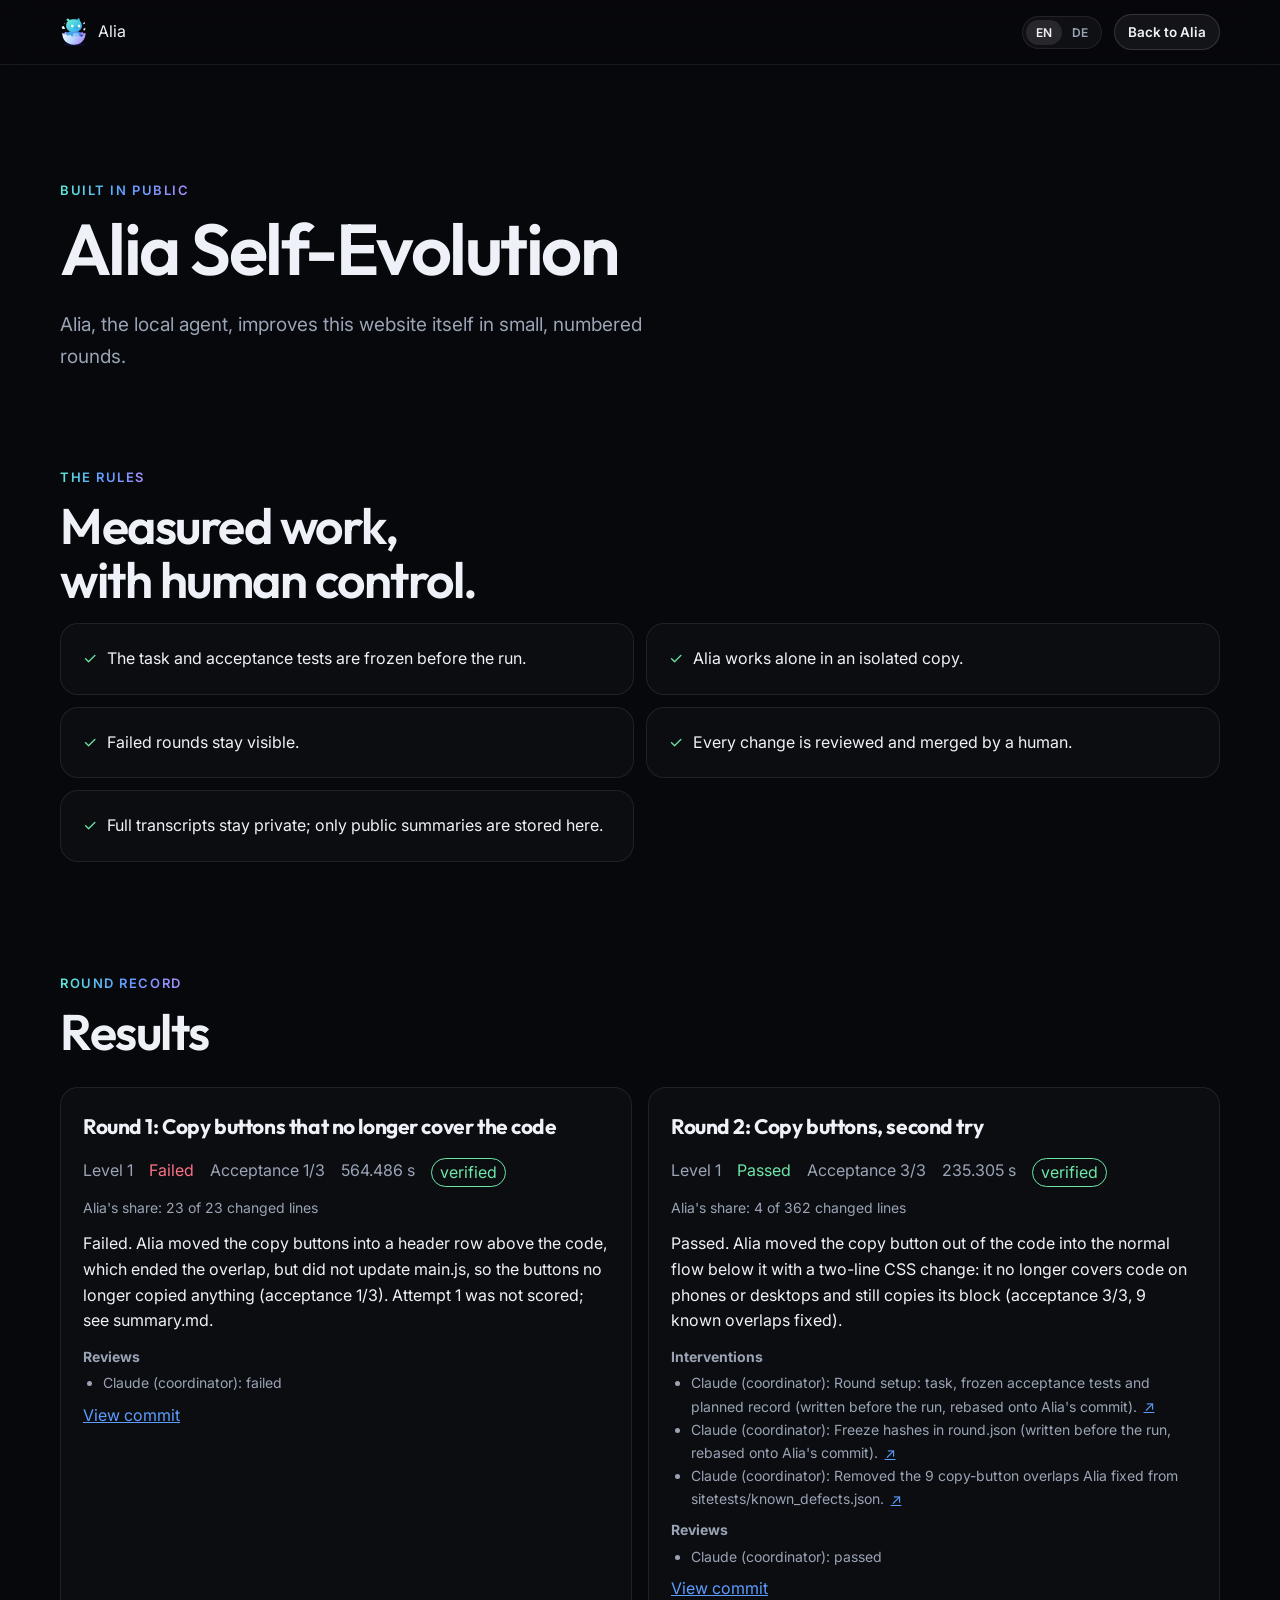
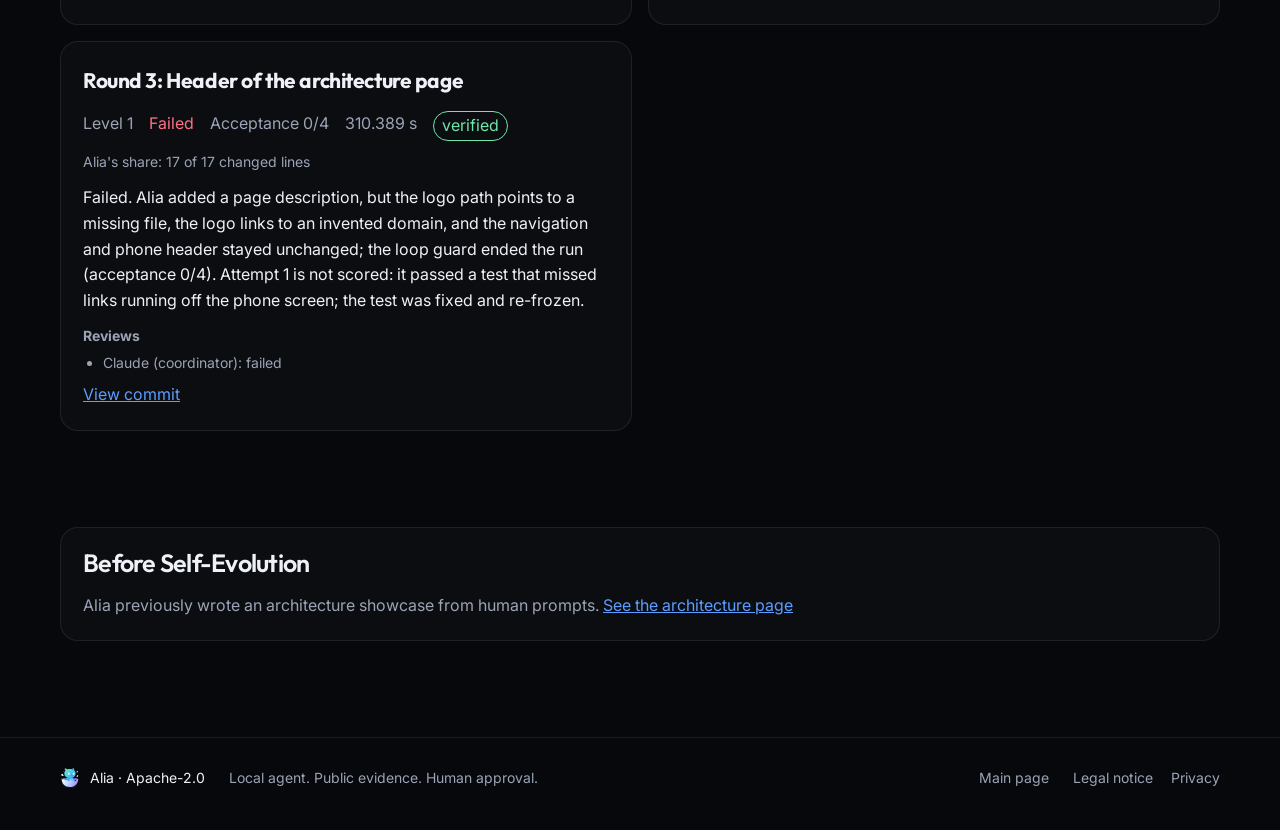
<file: site/evolution/index.html>
<!doctype html>
<html lang="en">
<head>
  <meta charset="utf-8">
  <meta name="viewport" content="width=device-width, initial-scale=1">
  <title>Alia Self-Evolution</title>
  <meta name="description" content="Public, test-backed rounds in which the local Alia agent improves its own website.">
  <meta name="theme-color" content="#07080c">
  <link rel="icon" href="../favicon.svg" type="image/svg+xml">
  <link rel="preload" href="../fonts/Outfit.woff2" as="font" type="font/woff2" crossorigin>
  <link rel="preload" href="../fonts/Inter.woff2" as="font" type="font/woff2" crossorigin>
  <link rel="stylesheet" href="../style.css?v=6">
  <link rel="stylesheet" href="evolution.css?v=2">
</head>
<body>
  <template id="round-i18n">
    <span data-i18n="status.planned">planned</span><span data-i18n="status.running">running</span>
    <span data-i18n="status.passed">passed</span><span data-i18n="status.failed">failed</span>
    <span data-i18n="status.aborted">aborted</span><span data-i18n="status.invalid">invalid</span>
    <span data-i18n="round.interventions">Interventions</span><span data-i18n="round.reviews">Reviews</span>
    <span data-i18n="round.outOfScope">Out of scope</span><span data-i18n="round.breaches">Isolation breaches</span>
    <span data-i18n="round.share">Alia's share: {alia} of {total} changed lines</span>
    <span data-i18n="round.verified">verified</span><span data-i18n="round.notVerified">not verified</span>
  </template>
  <a class="skip" href="#main" data-i18n="skip">Skip to content</a>
  <header class="nav">
    <div class="wrap nav-in">
      <a class="brand" href="../" aria-label="Alia home">
        <img src="../logo-mark.svg" width="28" height="28" alt="">
        <span>Alia</span>
      </a>
      <div class="nav-right">
        <div class="lang" role="group" aria-label="Language">
          <button type="button" data-lang="en" aria-pressed="true">EN</button>
          <button type="button" data-lang="de" aria-pressed="false">DE</button>
        </div>
        <a class="btn btn-sm btn-glass" href="../" data-i18n="nav.back">Back to Alia</a>
      </div>
    </div>
  </header>

  <main id="main">
    <section class="evo-hero wrap">
      <p class="eyebrow" data-i18n="hero.eyebrow">Built in public</p>
      <h1 data-i18n="hero.title">Alia Self-Evolution</h1>
      <p class="lead" data-i18n="hero.lead">Alia, the local agent, improves this website itself in small, numbered rounds.</p>
    </section>

    <section class="sec wrap evo-section" aria-labelledby="rules-title">
      <p class="eyebrow" data-i18n="rules.eyebrow">The rules</p>
      <h2 id="rules-title" data-i18n="rules.title">Measured work, with human control.</h2>
      <ul class="evo-rules">
        <li data-i18n="rules.frozen">The task and acceptance tests are frozen before the run.</li>
        <li data-i18n="rules.isolated">Alia works alone in an isolated copy.</li>
        <li data-i18n="rules.failed">Failed rounds stay visible.</li>
        <li data-i18n="rules.review">Every change is reviewed and merged by a human.</li>
        <li data-i18n="rules.private">Full transcripts stay private; only public summaries are stored here.</li>
      </ul>
    </section>

    <section class="sec wrap evo-section" aria-labelledby="rounds-title">
      <p class="eyebrow" data-i18n="rounds.eyebrow">Round record</p>
      <h2 id="rounds-title" data-i18n="rounds.title">Results</h2>
      <div id="rounds" class="round-grid" aria-live="polite">
        <p class="empty" data-i18n="rounds.empty">No round finished yet. Round 1 is next.</p>
      </div>
    </section>

    <aside class="wrap evo-before">
      <h2 data-i18n="before.title">Before Self-Evolution</h2>
      <p><span data-i18n="before.text">Alia previously wrote an architecture showcase from human prompts.</span>
        <a href="../showcase/architecture/" data-i18n="before.link">See the architecture page</a></p>
    </aside>
  </main>

  <footer class="foot">
    <div class="wrap foot-in">
      <span class="brand"><img src="../logo-mark.svg" width="20" height="20" alt=""> Alia · Apache-2.0</span>
      <span class="mut" data-i18n="foot.note">Local agent. Public evidence. Human approval.</span>
      <a href="../" data-i18n="foot.back">Main page</a>
      <nav class="legal-links" aria-label="Legal">
        <a href="../impressum/" data-i18n="foot.imprint">Legal notice</a>
        <a href="../datenschutz/" data-i18n="foot.privacy">Privacy</a>
      </nav>
    </div>
  </footer>
  <script src="evolution.js" defer></script>
</body>
</html>
</file>
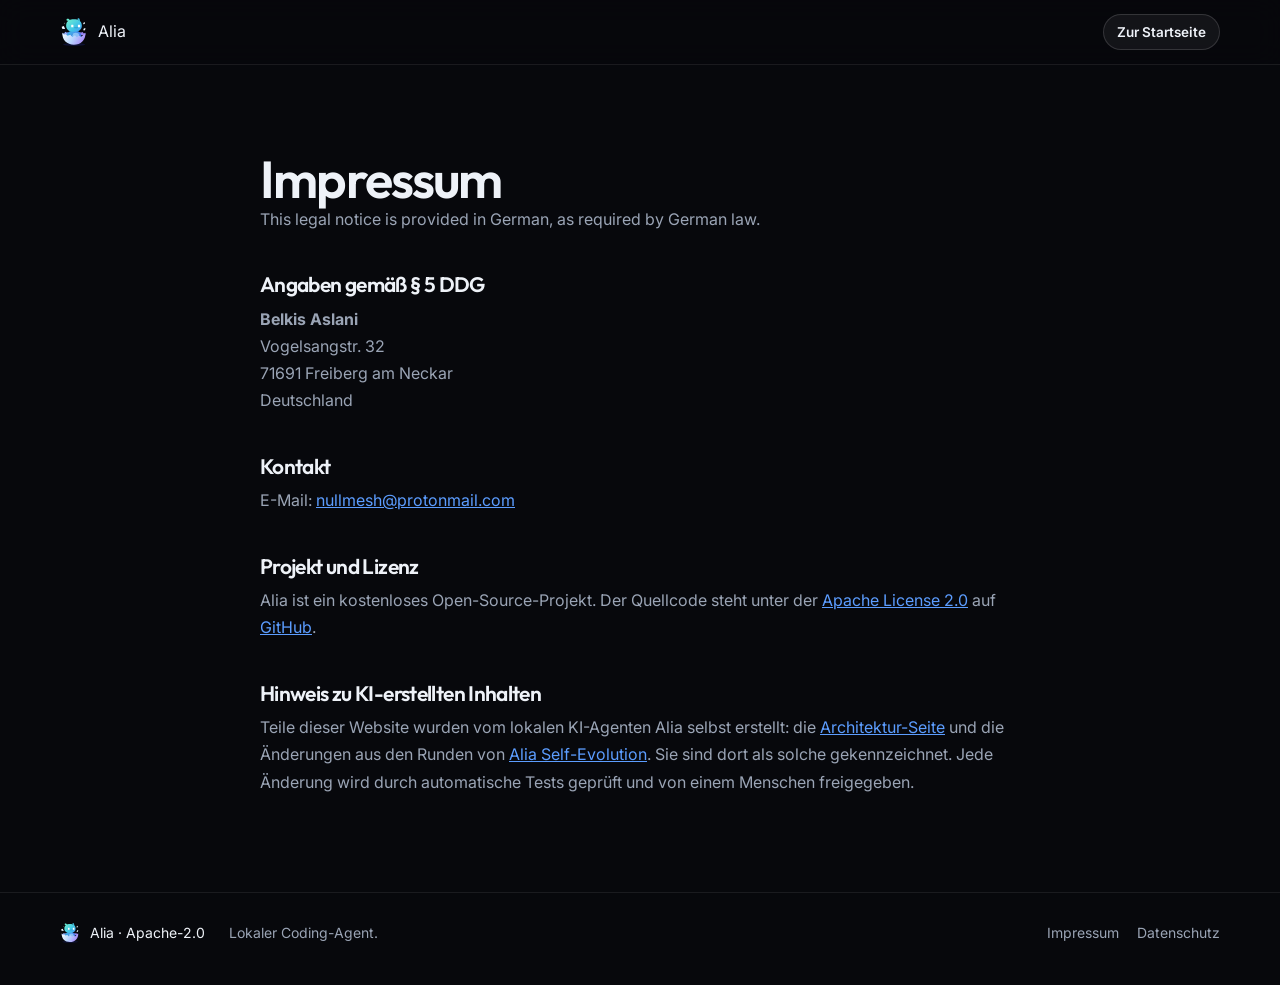
<file: site/impressum/index.html>
<!doctype html>
<html lang="de">
<head>
  <meta charset="utf-8">
  <meta name="viewport" content="width=device-width, initial-scale=1">
  <title>Impressum · Alia</title>
  <meta name="description" content="Impressum der Website zu Alia, dem lokalen Coding-Agenten.">
  <meta name="theme-color" content="#07080c">
  <link rel="icon" href="../favicon.svg" type="image/svg+xml">
  <link rel="preload" href="../fonts/Outfit.woff2" as="font" type="font/woff2" crossorigin>
  <link rel="preload" href="../fonts/Inter.woff2" as="font" type="font/woff2" crossorigin>
  <link rel="stylesheet" href="../style.css?v=6">
  <link rel="stylesheet" href="../legal.css">
</head>
<body>
  <a class="skip" href="#main">Zum Inhalt springen</a>
  <header class="nav">
    <div class="wrap nav-in">
      <a class="brand" href="../" aria-label="Alia, Startseite">
        <img src="../logo-mark.svg" width="28" height="28" alt="">
        <span>Alia</span>
      </a>
      <div class="nav-right">
        <a class="btn btn-sm btn-glass" href="../">Zur Startseite</a>
      </div>
    </div>
  </header>
  <main id="main" class="wrap legal">
    <h1>Impressum</h1>
    <p lang="en">This legal notice is provided in German, as required by German law.</p>

    <h2>Angaben gemäß § 5 DDG</h2>
    <address>
      <strong>Belkis Aslani</strong>
      <span>Vogelsangstr. 32</span>
      <span>71691 Freiberg am Neckar</span>
      <span>Deutschland</span>
    </address>

    <h2>Kontakt</h2>
    <p>E-Mail: <a href="mailto:nullmesh@protonmail.com">nullmesh@protonmail.com</a></p>

    <h2>Projekt und Lizenz</h2>
    <p>Alia ist ein kostenloses Open-Source-Projekt. Der Quellcode steht unter der
      <a href="https://github.com/BEKO2210/alia/blob/main/LICENSE">Apache License 2.0</a> auf
      <a href="https://github.com/BEKO2210/alia">GitHub</a>.</p>

    <h2>Hinweis zu KI-erstellten Inhalten</h2>
    <p>Teile dieser Website wurden vom lokalen KI-Agenten Alia selbst erstellt: die
      <a href="../showcase/architecture/">Architektur-Seite</a> und die Änderungen aus den Runden von
      <a href="../evolution/">Alia Self-Evolution</a>. Sie sind dort als solche gekennzeichnet. Jede Änderung wird
      durch automatische Tests geprüft und von einem Menschen freigegeben.</p>
  </main>
  <footer class="foot">
    <div class="wrap foot-in">
      <span class="brand"><img src="../logo-mark.svg" width="20" height="20" alt=""> Alia · Apache-2.0</span>
      <span class="mut">Lokaler Coding-Agent.</span>
      <nav class="legal-links" aria-label="Rechtliches">
        <a href="../impressum/">Impressum</a>
        <a href="../datenschutz/">Datenschutz</a>
      </nav>
    </div>
  </footer>
</body>
</html>
</file>
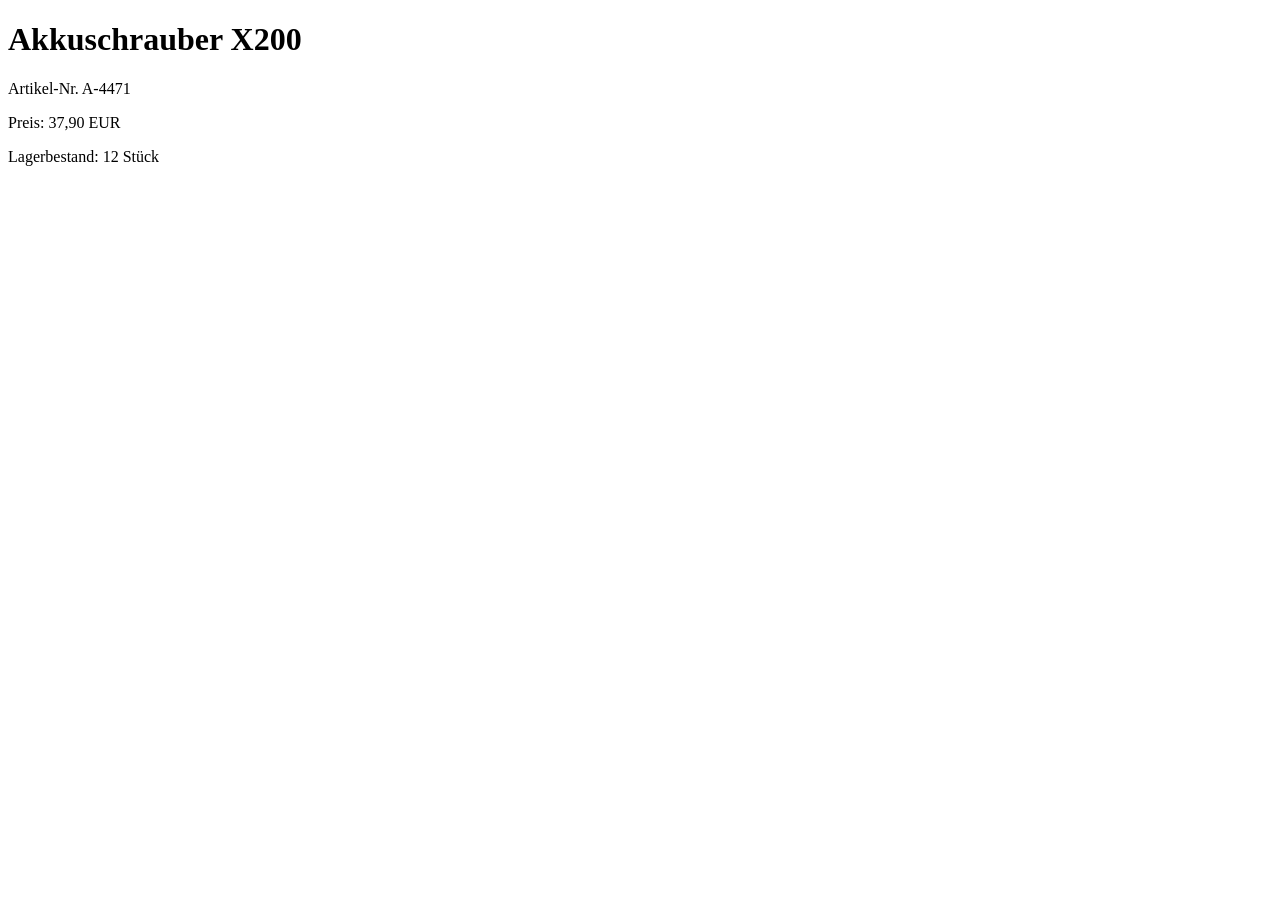
<file: bench/live_tasks/browser/web/index.html>
<!doctype html><html><head><title>Werkzeugladen</title></head><body>
<h1>Akkuschrauber X200</h1><p>Artikel-Nr. A-4471</p><p class="price">Preis: 37,90 EUR</p>
<script>document.querySelector('.price').insertAdjacentHTML('afterend','<p id="stock">Lagerbestand: 12 Stück</p>')</script>
</body></html>
</file>
<file: site/style.css>
@font-face { font-family: "Outfit"; src: url("fonts/Outfit.woff2") format("woff2"); font-weight: 100 900; font-display: swap; }
@font-face { font-family: "Inter"; src: url("fonts/Inter.woff2") format("woff2"); font-weight: 100 900; font-display: swap; }
@font-face { font-family: "JetBrains Mono"; src: url("fonts/JBM.woff2") format("woff2"); font-weight: 100 800; font-display: swap; }

:root {
  --bg: #07080c;
  --bg2: #0c0e14;
  --card: rgba(255, 255, 255, .025);
  --line: rgba(255, 255, 255, .08);
  --line2: rgba(255, 255, 255, .14);
  --fg: #eef2f8;
  --mut: #9aa4b5;
  --mut2: #6b7486;
  --teal: #5eead4;
  --blue: #5c9dff;
  --violet: #a78bfa;
  --green: #6ee7a8;
  --red: #fb7185;
  --grad: linear-gradient(100deg, var(--teal), var(--blue) 50%, var(--violet));
  --r: 18px;
  --head: "Outfit", system-ui, sans-serif;
  --body: "Inter", system-ui, sans-serif;
  --mono: "JetBrains Mono", ui-monospace, monospace;
  color-scheme: dark;
}

*, *::before, *::after { box-sizing: border-box; }
html { scroll-behavior: smooth; -webkit-text-size-adjust: 100%; }
body { margin: 0; background: var(--bg); color: var(--fg); font: 16px/1.6 var(--body); -webkit-font-smoothing: antialiased; overflow-x: hidden; }
img { display: block; max-width: 100%; height: auto; }
a { color: inherit; }
code { font-family: var(--mono); font-size: .9em; background: rgba(255, 255, 255, .06); border: 1px solid var(--line); padding: .05em .4em; border-radius: 6px; }
h1, h2, h3 { font-family: var(--head); letter-spacing: -.02em; margin: 0; }
.wrap { width: min(1160px, 100% - 40px); margin-inline: auto; }
.skip { position: absolute; left: -999px; top: 8px; background: var(--fg); color: var(--bg); padding: 8px 14px; border-radius: 8px; z-index: 100; }
.skip:focus { left: 8px; }
:focus-visible { outline: 2px solid var(--blue); outline-offset: 3px; border-radius: 6px; }
.grad { background: var(--grad); -webkit-background-clip: text; background-clip: text; color: transparent; }
.mut2 { color: var(--mut2); }

/* nav */
.nav { position: sticky; top: 0; z-index: 50; backdrop-filter: saturate(160%) blur(14px); -webkit-backdrop-filter: saturate(160%) blur(14px); background: rgba(7, 8, 12, .72); border-bottom: 1px solid var(--line); }
.nav-in { display: flex; align-items: center; gap: 28px; height: 64px; }
.brand { display: flex; align-items: center; gap: 10px; text-decoration: none; }

.wordmark { height: 22px; width: auto; border-radius: 0 !important; }
.nav-links { display: flex; gap: 26px; margin-left: 12px; }
.nav-links a { color: var(--mut); text-decoration: none; font-size: 14.5px; padding: 4px 0; transition: color .2s; }
.nav-links a:hover { color: var(--fg); }
.nav-right { margin-left: auto; display: flex; align-items: center; gap: 12px; }
.lang { display: flex; background: rgba(255, 255, 255, .04); border: 1px solid var(--line); border-radius: 999px; padding: 3px; }
.lang button { background: none; border: 0; color: var(--mut); font: 600 12px var(--body); padding: 5px 10px; border-radius: 999px; cursor: pointer; }
.lang button[aria-pressed="true"] { background: rgba(255, 255, 255, .1); color: var(--fg); }

/* buttons */
.btn { display: inline-flex; align-items: center; gap: 8px; height: 46px; padding: 0 22px; border-radius: 999px; font: 600 15px var(--body); text-decoration: none; cursor: pointer; border: 0; transition: transform .2s, box-shadow .2s, background .2s; white-space: nowrap; }
.btn:hover { transform: translateY(-1px); }
.btn-sm { height: 36px; padding: 0 14px; font-size: 13.5px; }
.btn-primary { background: var(--fg); color: var(--bg); box-shadow: 0 0 0 1px rgba(255, 255, 255, .2), 0 8px 30px rgba(92, 157, 255, .25); }
.btn-primary:hover { box-shadow: 0 0 0 1px rgba(255, 255, 255, .3), 0 10px 40px rgba(92, 157, 255, .4); }
.btn-glass { background: rgba(255, 255, 255, .05); color: var(--fg); box-shadow: inset 0 0 0 1px var(--line2); }
.btn-glass:hover { background: rgba(255, 255, 255, .09); }

/* hero */
.hero { position: relative; padding: 96px 0 40px; text-align: center; isolation: isolate; }
.hero-bg { position: absolute; inset: -64px 0 0; z-index: -1; overflow: hidden; pointer-events: none;
  background:
    radial-gradient(600px 340px at 50% 0%, rgba(92, 157, 255, .22), transparent 70%),
    radial-gradient(520px 300px at 22% 18%, rgba(94, 234, 212, .13), transparent 70%),
    radial-gradient(520px 320px at 80% 22%, rgba(167, 139, 250, .16), transparent 70%); }
.hero-bg::after { content: ""; position: absolute; inset: 0;
  background-image: linear-gradient(var(--line) 1px, transparent 1px), linear-gradient(90deg, var(--line) 1px, transparent 1px);
  background-size: 56px 56px; opacity: .45;
  mask-image: radial-gradient(ellipse 70% 55% at 50% 20%, #000 20%, transparent 75%);
  -webkit-mask-image: radial-gradient(ellipse 70% 55% at 50% 20%, #000 20%, transparent 75%); }
.hero-in { display: flex; flex-direction: column; align-items: center; }
.hero-mark { width: 168px; height: 168px; margin: -24px 0 12px; filter: drop-shadow(0 12px 44px rgba(92, 157, 255, .4)); }
.pill { display: inline-flex; align-items: center; gap: 9px; padding: 6px 14px 6px 10px; border-radius: 999px; background: rgba(255, 255, 255, .04); border: 1px solid var(--line2); color: var(--mut); font-size: 13px; text-decoration: none; margin-bottom: 28px; transition: border-color .2s; }
.pill:hover { border-color: rgba(255, 255, 255, .28); color: var(--fg); }
.pill-dot { width: 8px; height: 8px; border-radius: 50%; background: var(--green); box-shadow: 0 0 0 4px rgba(110, 231, 168, .15); }
h1 { font-size: clamp(38px, 6vw, 72px); line-height: 1.02; font-weight: 600; letter-spacing: -.035em; max-width: 21ch; text-wrap: balance; }
.lead { font-size: clamp(16.5px, 2vw, 19px); color: var(--mut); max-width: 640px; margin: 24px 0 0; line-height: 1.65; }
.cta { display: flex; gap: 12px; justify-content: center; flex-wrap: wrap; margin-top: 34px; }
.meta { color: var(--mut2); font-size: 13.5px; margin: 18px 0 0; }

/* terminal */
.term { margin: 64px auto 0; max-width: 980px; text-align: left; border-radius: 16px; background: linear-gradient(180deg, rgba(20, 23, 32, .92), rgba(12, 14, 20, .96)); border: 1px solid var(--line2);
  box-shadow: 0 0 0 1px rgba(0, 0, 0, .6), 0 40px 120px -20px rgba(0, 0, 0, .9), 0 0 80px -10px rgba(92, 157, 255, .25); overflow: hidden; position: relative; }
.term::before { content: ""; position: absolute; inset: 0; border-radius: inherit; padding: 1px; background: linear-gradient(180deg, rgba(255, 255, 255, .22), transparent 40%); -webkit-mask: linear-gradient(#000 0 0) content-box, linear-gradient(#000 0 0); -webkit-mask-composite: xor; mask-composite: exclude; pointer-events: none; }
.term-bar { display: flex; align-items: center; gap: 12px; height: 42px; padding: 0 16px; border-bottom: 1px solid var(--line); background: rgba(255, 255, 255, .02); }
.dots { display: flex; gap: 8px; }
.dots i { width: 12px; height: 12px; border-radius: 50%; background: #3a3f4b; }
.dots i:nth-child(1) { background: #ff5f57; } .dots i:nth-child(2) { background: #febc2e; } .dots i:nth-child(3) { background: #28c840; }
.term-title { flex: 1; text-align: center; color: var(--mut2); font: 500 12.5px var(--mono); margin-right: 52px; }
.replay { background: none; border: 1px solid var(--line2); color: var(--mut); font: 500 11.5px var(--body); border-radius: 999px; padding: 3px 10px; cursor: pointer; }
.replay:hover { color: var(--fg); }
.term-body { font: 13.5px/1.7 var(--mono); padding: 18px 22px 22px; height: 488px; overflow: hidden; color: #dfe5ee; }
.term-body .l { min-height: 1.7em; white-space: pre; overflow: hidden; text-overflow: ellipsis; }
.term-body .ind { padding-left: 2ch; }
.term-body [data-step] { opacity: 0; transform: translateY(4px); transition: opacity .25s, transform .25s; }
.term-body [data-step].show { opacity: 1; transform: none; }
.ps { color: var(--mut2); }
.ok { color: var(--green); } .err { color: var(--red); } .vio { color: var(--violet); } .cy { color: var(--blue); }
.mut { color: var(--mut); } .dim { color: var(--mut2); }
.spin { color: var(--blue); display: inline-block; width: 1ch; }
.bar { color: var(--blue); letter-spacing: 0; }
.typed::after { content: ""; display: inline-block; width: .55em; height: 1.15em; vertical-align: -.2em; margin-left: 1px; background: var(--fg); opacity: 0; }
.typed.typing::after { opacity: 1; animation: blink 1s steps(1) infinite; }
@keyframes blink { 50% { opacity: 0; } }
.banner { display: flex; align-items: center; gap: 2ch; margin: 10px 0 14px; white-space: normal; }
.banner-logo { width: 230px; height: auto; flex: none; }
.banner-box { border: 1px solid #5b6273; padding: 4px 1ch; min-width: 0; overflow: hidden; }
.banner-box div { white-space: pre; overflow: hidden; text-overflow: ellipsis; }
.prompt { border-top: 1px solid rgba(92, 157, 255, .5); border-bottom: 1px solid rgba(92, 157, 255, .5); padding: 6px 0; margin: 6px 0 10px; }
.caption { color: var(--mut2); font-size: 13px; text-align: center; margin: 16px auto 0; max-width: 640px; }

/* stats */
.stats { display: grid; grid-template-columns: repeat(4, 1fr); gap: 1px; background: var(--line); border: 1px solid var(--line); border-radius: var(--r); overflow: hidden; margin-top: 72px; }
.stat { background: var(--bg); padding: 28px 26px; display: flex; flex-direction: column; gap: 8px; }
.stat b { font: 600 clamp(34px, 4vw, 44px)/1 var(--head); letter-spacing: -.03em; background: var(--grad); -webkit-background-clip: text; background-clip: text; color: transparent; }
.stat small { font-size: .45em; letter-spacing: 0; font-weight: 500; }
.stat span { color: var(--mut); font-size: 14px; line-height: 1.5; }

/* sections */
.sec { padding: 128px 0 0; }
.eyebrow { font: 600 13px var(--body); letter-spacing: .12em; text-transform: uppercase; margin: 0 0 14px; background: var(--grad); -webkit-background-clip: text; background-clip: text; color: transparent; display: inline-block; }
h2 { font-size: clamp(30px, 4.4vw, 50px); line-height: 1.08; font-weight: 600; letter-spacing: -.03em; max-width: 22ch; text-wrap: balance; }
.sub { color: var(--mut); font-size: 17px; max-width: 620px; margin: 18px 0 0; }

/* bento */
.bento { display: grid; grid-template-columns: repeat(3, 1fr); gap: 16px; margin-top: 48px; }
.card { position: relative; background: var(--card); border: 1px solid var(--line); border-radius: var(--r); padding: 28px; transition: border-color .3s, background .3s; overflow: hidden; }
.card:hover { border-color: var(--line2); background: rgba(255, 255, 255, .035); }
.card::after { content: ""; position: absolute; inset: 0; background: radial-gradient(400px 160px at 0% 0%, rgba(92, 157, 255, .08), transparent 70%); pointer-events: none; }
.c-wide { grid-column: span 2; grid-row: span 2; display: flex; flex-direction: column; }
.c-wide-row { grid-column: span 2; display: flex; flex-direction: column; }
.card h3 { font-size: 20px; font-weight: 600; margin: 18px 0 8px; }
.card p { color: var(--mut); margin: 0; font-size: 15px; }
.ic { width: 42px; height: 42px; border-radius: 12px; display: grid; place-items: center; background: rgba(92, 157, 255, .1); border: 1px solid rgba(92, 157, 255, .25); }
.ic svg { width: 22px; height: 22px; fill: none; stroke: #9cc3ff; stroke-width: 1.7; stroke-linecap: round; stroke-linejoin: round; }
.profiles { margin-top: auto; padding-top: 28px; display: grid; gap: 10px; }
.pr { display: grid; grid-template-columns: 1fr auto; grid-template-rows: auto auto; column-gap: 12px; align-items: center; padding: 14px 16px; border-radius: 12px; border: 1px solid var(--line); background: rgba(0, 0, 0, .25); }
.pr span { color: var(--mut2); font-size: 12.5px; font-family: var(--mono); }
.pr b { font: 600 15px var(--body); grid-row: 2; }
.pr .chip { grid-row: 1 / span 2; grid-column: 2; }
.pr.on { border-color: rgba(94, 234, 212, .45); background: linear-gradient(90deg, rgba(94, 234, 212, .08), rgba(92, 157, 255, .04)); box-shadow: 0 0 30px -10px rgba(94, 234, 212, .35); }
.chip { font: 600 11.5px var(--body); font-style: normal; padding: 4px 10px; border-radius: 999px; color: var(--mut); border: 1px solid var(--line2); }
.chip.ok { color: var(--green); border-color: rgba(110, 231, 168, .35); background: rgba(110, 231, 168, .08); }

/* chart */
.chart { margin-top: 48px; background: var(--card); border: 1px solid var(--line); border-radius: var(--r); padding: 28px 32px 22px; }
.legend { display: flex; gap: 24px; flex-wrap: wrap; color: var(--mut); font-size: 14px; margin-bottom: 26px; }
.legend span { display: flex; align-items: center; gap: 9px; }
.legend em { font-style: normal; color: var(--mut2); font-size: 12px; border: 1px solid var(--line2); border-radius: 999px; padding: 1px 8px; }
.sw { width: 12px; height: 12px; border-radius: 4px; display: inline-block; }
.sw-a { background: var(--grad); } .sw-b { background: #3b4252; }
.grp { display: grid; grid-template-columns: 120px 1fr; align-items: center; gap: 18px; padding: 10px 0; }
.dep { color: var(--mut); font: 500 13.5px var(--mono); }
.bars { display: grid; gap: 7px; }
.b { height: 30px; border-radius: 8px; width: calc(var(--v) / 70 * 100%); display: flex; align-items: center; justify-content: flex-end; padding-right: 12px; font: 600 13.5px var(--mono); transform-origin: left; transform: scaleX(var(--s, 1)); transition: transform 1.1s cubic-bezier(.2, .8, .2, 1); }
.b span { transition: opacity .4s .8s; }
.b.a { background: var(--grad); color: #07080c; box-shadow: 0 0 24px -6px rgba(92, 157, 255, .55); }
.b.b2 { background: #2b3140; color: var(--fg); }
.chart.pre .b { --s: 0; } .chart.pre .b span { opacity: 0; }
.qgrid { display: grid; grid-template-columns: 1fr 1fr; gap: 16px; margin-top: 16px; }
.q-wide { grid-column: 1 / -1; }
.asub { color: var(--mut); font-size: 14px; margin: -4px 0 18px; }
.arow { display: grid; gap: 8px; padding: 14px 0; border-top: 1px solid var(--line); }
.ahead { display: flex; align-items: baseline; gap: 10px; flex-wrap: wrap; }
.ahead b { font: 600 15.5px var(--body); }
.atag { font: 600 11.5px var(--body); font-style: normal; color: var(--mut); border: 1px solid var(--line2); border-radius: 999px; padding: 2px 9px; }
.atag.on { color: var(--green); border-color: rgba(110, 231, 168, .35); background: rgba(110, 231, 168, .08); }
.ascore { margin-left: auto; font: 700 20px var(--mono); }
.atrack { height: 12px; border-radius: 999px; background: #1c212c; overflow: hidden; }
.atrack i { display: block; height: 100%; width: calc(var(--p) * 1%); border-radius: inherit; background: var(--grad); transform-origin: left; transform: scaleX(var(--s, 1)); transition: transform 1.1s cubic-bezier(.2, .8, .2, 1); box-shadow: 0 0 18px -4px rgba(92, 157, 255, .6); }
.atrack i.part { background: repeating-linear-gradient(135deg, #5c9dff 0 8px, #4a86e6 8px 16px); }
.agent.pre .atrack i { --s: 0; }
.ameta { color: var(--mut2); font: 500 12.5px var(--mono); }
.q { background: var(--card); border: 1px solid var(--line); border-radius: var(--r); padding: 24px 28px; }
.q h3 { font-size: 18px; font-weight: 600; margin-bottom: 12px; }
.q dl { margin: 0; display: grid; }
.q dl div { display: flex; justify-content: space-between; gap: 16px; padding: 9px 0; border-top: 1px solid var(--line); font-size: 14.5px; }
.q dt { color: var(--mut); } .q dd { margin: 0; font: 500 14px var(--mono); white-space: nowrap; }
.fine { color: var(--mut2); font-size: 13.5px; margin: 18px 0 0; max-width: 820px; }
.fine a { color: var(--blue); text-decoration: none; }
.fine a:hover { text-decoration: underline; }

/* screenshots */
.tabs { display: inline-flex; gap: 4px; margin-top: 36px; padding: 4px; background: rgba(255, 255, 255, .04); border: 1px solid var(--line); border-radius: 999px; }
.tabs button { background: none; border: 0; color: var(--mut); font: 600 14px var(--body); padding: 8px 18px; border-radius: 999px; cursor: pointer; }
.tabs button[aria-selected="true"] { background: rgba(255, 255, 255, .1); color: var(--fg); }
.shot { margin-top: 20px; }
#shot-web img { border-radius: var(--r); border: 1px solid var(--line2); box-shadow: 0 30px 90px -30px rgba(0, 0, 0, .9); }
.shot img { width: 100%; }
.showcase-shot { display: block; margin-top: 32px; }
.showcase-shot img { border-radius: var(--r); border: 1px solid var(--line2); box-shadow: 0 30px 90px -30px rgba(0, 0, 0, .9); transition: transform .3s ease, border-color .3s ease; }
.showcase-shot:hover img { transform: translateY(-4px); border-color: rgba(92, 157, 255, .45); }
.cta-left { justify-content: flex-start; margin-top: 24px; }
@media (prefers-reduced-motion: reduce) { .showcase-shot img { transition: none; } .showcase-shot:hover img { transform: none; } }

/* stack */
.stack-in { display: grid; grid-template-columns: 1fr 1fr; gap: 56px; align-items: center; }
.layers { list-style: none; margin: 0; padding: 0; display: grid; gap: 10px; }
.layers li { display: flex; flex-direction: column; gap: 2px; padding: 16px 20px; border-radius: 14px; border: 1px solid var(--line); background: var(--card); }
.layers li b { font: 600 16px var(--head); }
.layers li span { color: var(--mut); font-size: 14px; }
.layers li.me { border-color: transparent; background: linear-gradient(var(--bg2), var(--bg2)) padding-box, var(--grad) border-box; border: 1px solid transparent; box-shadow: 0 0 40px -12px rgba(92, 157, 255, .5); }
.layers li.me b { background: var(--grad); -webkit-background-clip: text; background-clip: text; color: transparent; }

/* install */
.steps { list-style: none; counter-reset: s; margin: 48px 0 0; padding: 0; display: grid; grid-template-columns: 1fr 1fr; gap: 16px; }
.steps li { counter-increment: s; background: var(--card); border: 1px solid var(--line); border-radius: var(--r); padding: 24px; min-width: 0; }
.steps h3 { font-size: 17px; font-weight: 600; margin-bottom: 14px; display: flex; align-items: center; gap: 12px; }
.steps h3::before { content: counter(s); width: 28px; height: 28px; border-radius: 9px; display: grid; place-items: center; font: 700 13px var(--mono); color: #07080c; background: var(--grad); flex: none; }
.code { position: relative; background: #05060a; border: 1px solid var(--line); border-radius: 12px; }
.code pre { margin: 0; padding: 16px 18px 28px 18px; overflow-x: auto; }
.code code { background: none; border: 0; padding: 0; font-size: 13px; line-height: 1.7; color: #cfe3ff; }
.copy { position: sticky; top: 22px; right: 10px; background: rgba(5, 6, 10, .88); border: 1px solid var(--line2); color: var(--mut); font: 600 12px var(--body); border-radius: 8px; padding: 5px 10px; min-width: 48px; text-align: center; cursor: pointer; z-index: 1; }
.copy:hover { color: var(--fg); }

/* final */
.final { margin-top: 140px; padding: 72px 24px; text-align: center; border-radius: 28px; border: 1px solid var(--line); background: radial-gradient(600px 260px at 50% 0%, rgba(92, 157, 255, .18), transparent 70%), var(--card); display: flex; flex-direction: column; align-items: center; }
.final img { filter: drop-shadow(0 10px 40px rgba(92, 157, 255, .45)); margin-bottom: 20px; }
.final h2 { max-width: none; }
.final p { color: var(--mut); font-size: 17px; margin: 14px 0 0; }
.evolution-link { margin-top: 32px; }
.evolution-link a { display: flex; align-items: center; justify-content: space-between; gap: 20px; padding: 22px 26px; border: 1px solid var(--line2); border-radius: var(--r); background: var(--card); text-decoration: none; }
.evolution-link strong { font: 600 20px var(--head); }
.evolution-link span { color: var(--blue); }

.foot { margin-top: 96px; border-top: 1px solid var(--line); padding: 28px 0 40px; font-size: 14px; }
.foot-in { display: flex; align-items: center; gap: 24px; flex-wrap: wrap; }
.foot-in .mut { flex: 1; }
.foot a { color: var(--mut); text-decoration: none; min-height: 24px; }
.foot a:hover { color: var(--fg); }
.foot .brand img { border-radius: 5px; }
.legal-links { display: flex; gap: 18px; }
.legal-links a { display: inline-flex; align-items: center; min-height: 24px; }

/* responsive */
@media (max-width: 980px) {
  .bento { grid-template-columns: 1fr 1fr; }
  .c-wide, .c-wide-row { grid-column: span 2; grid-row: auto; }
  .stack-in, .steps { grid-template-columns: 1fr; }
  .stats { grid-template-columns: 1fr 1fr; }
}
@media (max-width: 720px) {
  .nav-links { display: none; }
  .hero { padding-top: 64px; }
  .hero-mark { width: 128px; height: 128px; margin-top: -16px; }
  .term-body { font-size: 10.5px; height: 470px; padding: 14px; }
  .banner-logo { width: 150px; }
  .banner { flex-direction: column; align-items: flex-start; gap: 10px; }
  .term-title { margin-right: 0; }
  .replay { display: none; }
  .bento, .qgrid { grid-template-columns: 1fr; }
  .q-wide { grid-column: auto; }
  .c-wide, .c-wide-row { grid-column: auto; }
  .grp { grid-template-columns: 1fr; gap: 8px; }

  .chart { padding: 22px 18px; }
  .sec { padding-top: 96px; }
  .wordmark { display: none; }
}
@media (max-width: 420px) {
  .stats { grid-template-columns: 1fr; }
  .nav-right .btn { padding: 0 10px; }
}
@media (prefers-reduced-motion: reduce) {
  *, *::before, *::after { transition: none !important; animation: none !important; scroll-behavior: auto !important; }
}
.term-video { display: block; width: 100%; height: auto; background: #0b0d12; border-radius: 0 0 16px 16px; }
.term-demo { position: relative; overflow: hidden; }
.term-demo .replay { position: absolute; top: 12px; right: 14px; z-index: 2; background: rgba(12, 14, 20, .7); }
.term-demo .term-video { border-radius: 16px; }
</file>
<file: site/legal.css>
.legal { padding: 88px 0 0; max-width: 760px; }
.legal h1 { font-size: clamp(34px, 5vw, 52px); }
.legal h2 { font-size: 21px; margin: 40px 0 10px; }
.legal p, .legal address { color: var(--mut); line-height: 1.7; margin: 0 0 12px; }
.legal address { font-style: normal; display: flex; flex-direction: column; }
.legal a { color: var(--blue); display: inline-flex; align-items: center; min-height: 24px; }
.legal code { font-family: var(--mono); font-size: .92em; }
.legal .stand { margin-top: 40px; font-size: 14px; }
</file>
<file: site/evolution/evolution.css>
.evo-hero { padding-top: 112px; }
.evo-hero h1 { max-width: none; }
.evo-section { padding-top: 92px; }
.evo-rules { display: grid; grid-template-columns: repeat(2, minmax(0, 1fr)); gap: 12px; padding: 0; list-style: none; }
.evo-rules li, .round-card, .evo-before { border: 1px solid var(--line); border-radius: var(--r); background: var(--card); padding: 22px; }
.evo-rules li::before { content: "✓"; color: var(--green); margin-right: 10px; }
.round-grid { display: grid; grid-template-columns: repeat(2, minmax(0, 1fr)); gap: 16px; margin-top: 28px; }
.round-card h3 { font-size: 21px; }
.round-meta { display: flex; flex-wrap: wrap; gap: 8px 16px; color: var(--mut); margin: 14px 0; }
.round-status { text-transform: capitalize; color: var(--mut); }
.round-status.passed { color: var(--green); }
.round-status.failed, .round-status.aborted, .round-status.invalid { color: var(--red); }
.attribution-badge { border: 1px solid currentColor; border-radius: 999px; padding: 1px 8px; }
.attribution-badge.verified { color: var(--green); }
.attribution-badge.not-verified { color: var(--red); }
.round-share { color: var(--mut); font-size: 14px; margin: -4px 0 12px; }
.round-summary { margin: 0 0 12px; }
.round-detail { color: var(--mut); margin: 8px 0; font-size: 14px; }
.round-detail strong { color: inherit; }
.round-detail ul { margin: 4px 0 0; padding-left: 20px; }
.round-detail a { display: inline; }
.round-detail li a { display: inline-flex; justify-content: center; min-width: 24px; min-height: 24px; }
.round-card a, .evo-before a { color: var(--blue); display: inline-flex; align-items: center; min-height: 24px; }
.empty { color: var(--mut); }
.evo-before { margin-top: 96px; }
.evo-before h2 { font-size: 25px; }
.evo-before p { color: var(--mut); margin-bottom: 0; }
.foot a { display: inline-flex; align-items: center; min-height: 24px; }
@media (max-width: 720px) {
  .evo-rules, .round-grid { grid-template-columns: 1fr; }
  .evo-hero { padding-top: 72px; }
  .foot-in .mut { flex-basis: 100%; order: 3; }
}
</file>
